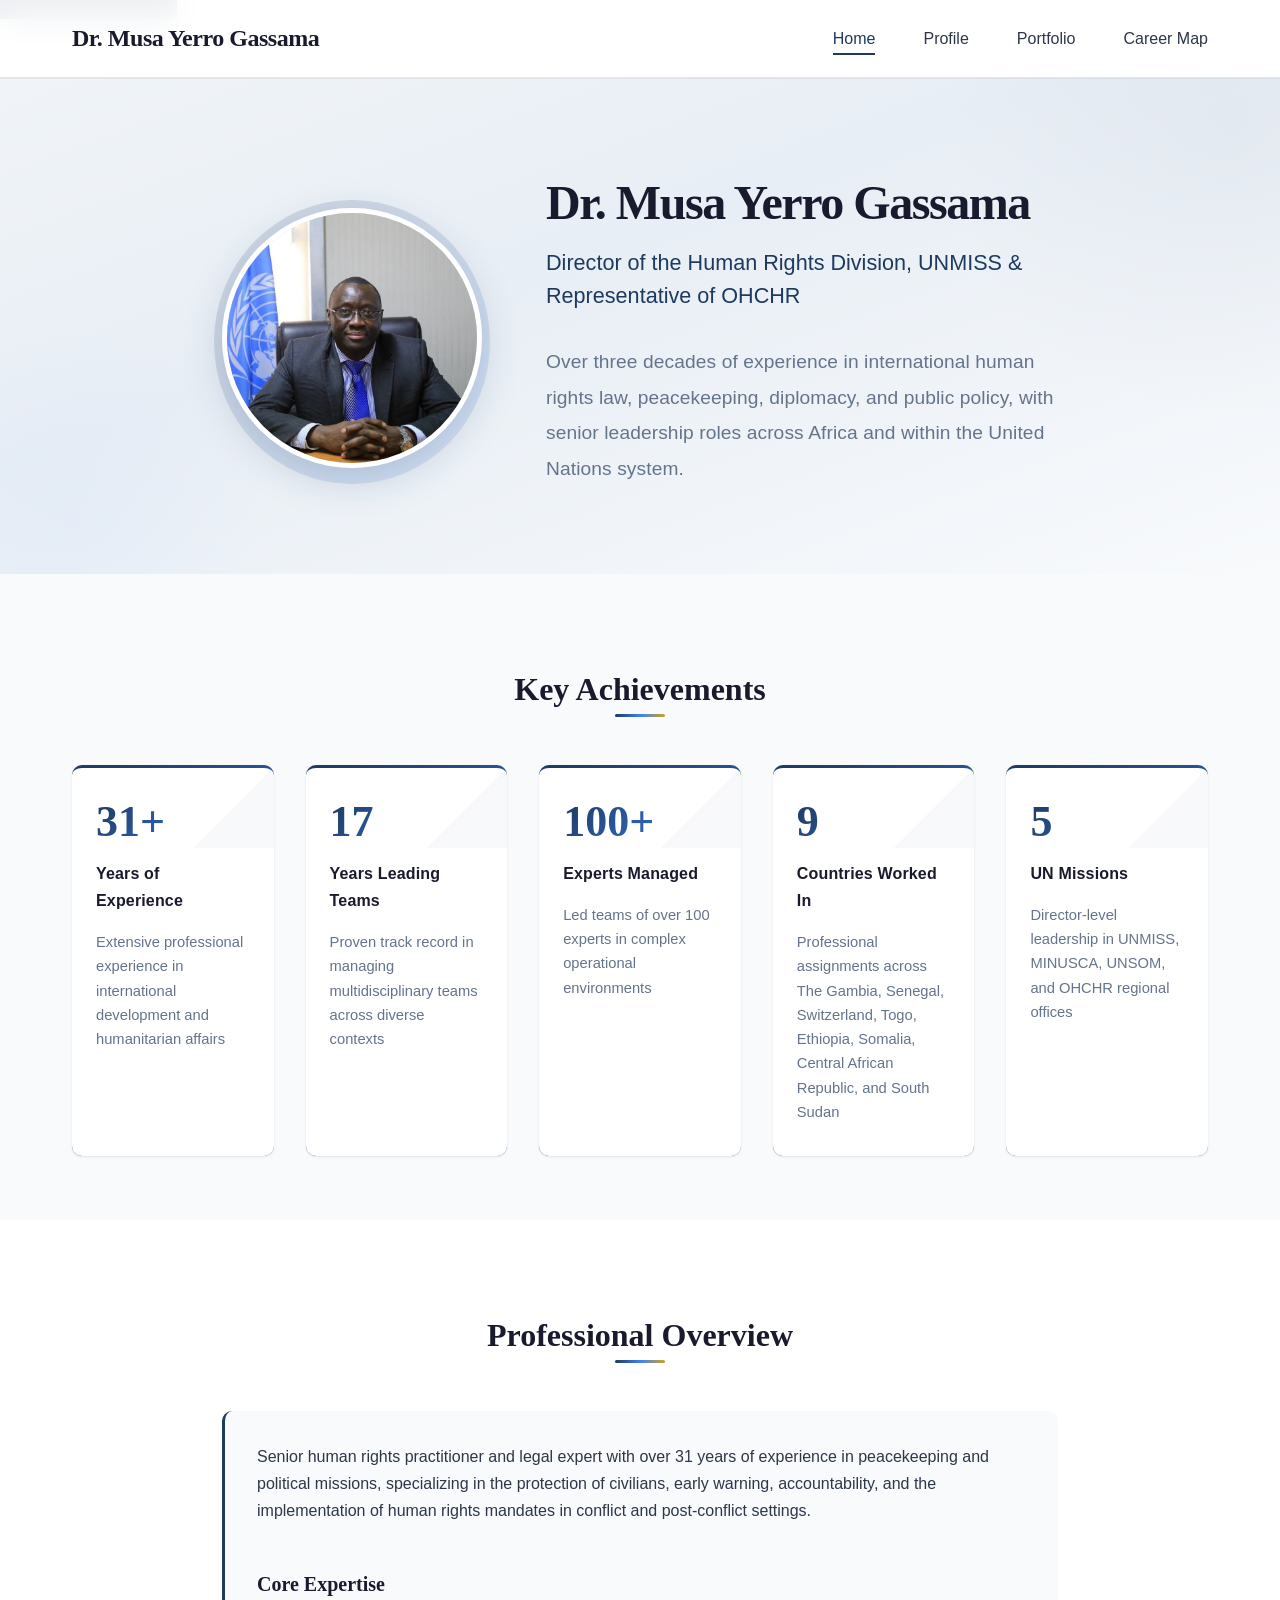
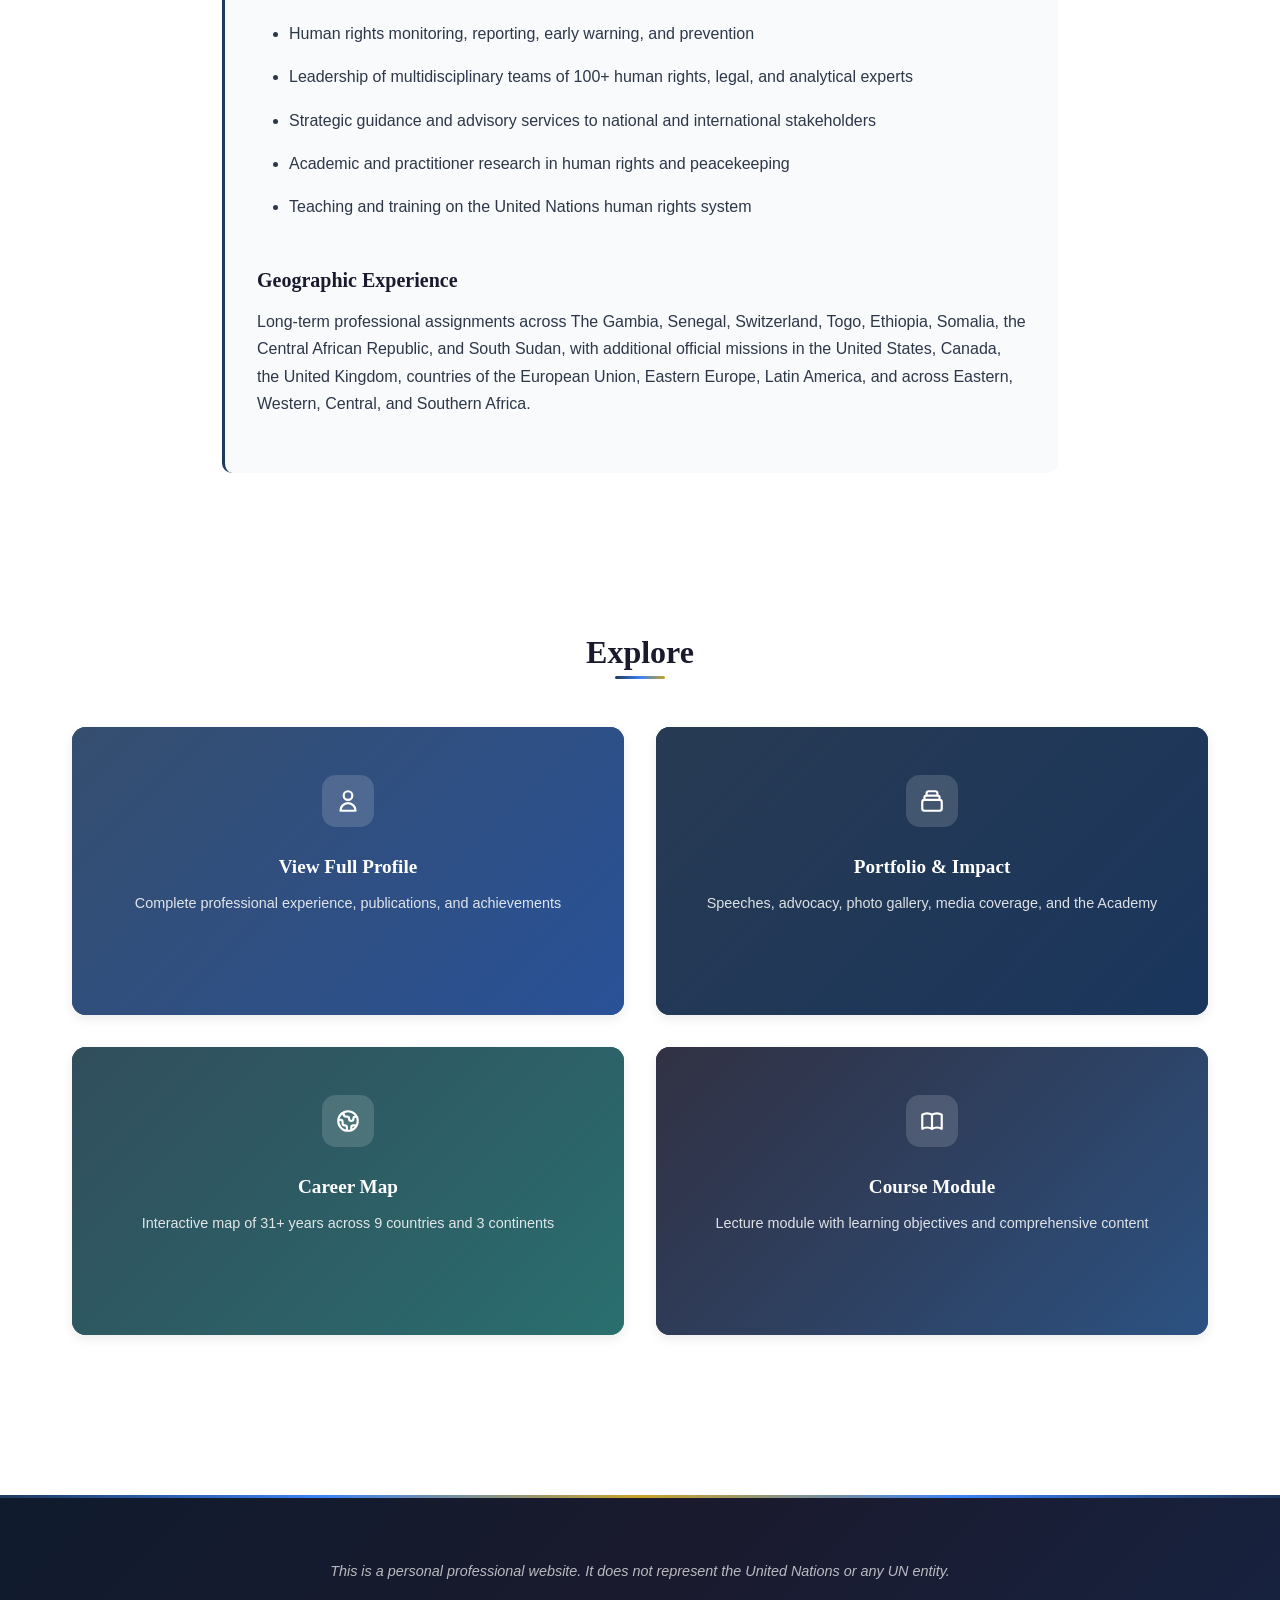
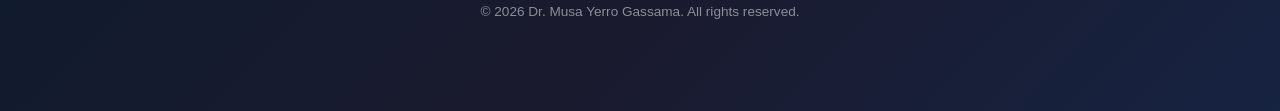
<file: index.html>
<!DOCTYPE html>
<html lang="en">
<head>
    <meta charset="UTF-8">
    <meta name="viewport" content="width=device-width, initial-scale=1.0">
    <meta name="description" content="Professional website of Dr. Musa Yerro Gassama - Senior expert in international development and humanitarian affairs with 31+ years of experience">
    <meta name="robots" content="index, follow">
    <link rel="canonical" href="https://amagassama26-glitch.github.io/musa-gassama-website/">
    
    <meta property="og:title" content="Dr. Musa Yerro Gassama - Professional Profile">
    <meta property="og:description" content="Senior expert in international development and humanitarian affairs">
    <meta property="og:type" content="website">
    
    <title>Dr. Musa Yerro Gassama | Professional Profile</title>
    <link rel="stylesheet" href="styles.css">
</head>
<body>
    <a href="#main-content" class="skip-link">Skip to main content</a>
    
    <header class="site-header">
        <div class="container">
            <div class="header-content">
                <h1 class="site-title">Dr. Musa Yerro Gassama</h1>
                <nav class="main-nav" aria-label="Main navigation">
                    <button class="menu-toggle" aria-label="Toggle menu" aria-expanded="false">
                        <span></span>
                        <span></span>
                        <span></span>
                    </button>
                    <ul class="nav-list">
                        <li><a href="index.html" class="active">Home</a></li>
                        <li><a href="profile.html">Profile</a></li>
                        <li><a href="portfolio.html">Portfolio</a></li>
                        <li><a href="career-map.html">Career Map</a></li>
                    </ul>
                </nav>
            </div>
        </div>
    </header>

    <main id="main-content">
        <section class="hero">
            <div class="container-narrow">
                <div class="hero-content">
                    <div class="hero-image">
                        <img src="musa-gasama.jpg" alt="Dr. Musa Yerro Gassama" width="260" height="260">
                    </div>
                    <div class="hero-text">
                        <h1>Dr. Musa Yerro Gassama</h1>
                        <p class="subtitle">Director of the Human Rights Division, UNMISS & Representative of OHCHR</p>
                        <p class="lead">Over three decades of experience in international human rights law, peacekeeping, diplomacy, and public policy, with senior leadership roles across Africa and within the United Nations system.</p>
                    </div>
                </div>
            </div>
        </section>

        <section class="achievements">
            <div class="container">
                <h2 class="section-title reveal">Key Achievements</h2>
                <div class="achievements-grid">
                    <div class="achievement-card reveal stagger-1">
                        <div class="number" data-counter="31" data-suffix="+">0</div>
                        <div class="label">Years of Experience</div>
                        <div class="description">Extensive professional experience in international development and humanitarian affairs</div>
                    </div>
                    <div class="achievement-card reveal stagger-2">
                        <div class="number" data-counter="17" data-suffix="">0</div>
                        <div class="label">Years Leading Teams</div>
                        <div class="description">Proven track record in managing multidisciplinary teams across diverse contexts</div>
                    </div>
                    <div class="achievement-card reveal stagger-3">
                        <div class="number" data-counter="100" data-suffix="+">0</div>
                        <div class="label">Experts Managed</div>
                        <div class="description">Led teams of over 100 experts in complex operational environments</div>
                    </div>
                    <div class="achievement-card reveal stagger-4">
                        <div class="number" data-counter="9" data-suffix="">0</div>
                        <div class="label">Countries Worked In</div>
                        <div class="description">Professional assignments across The Gambia, Senegal, Switzerland, Togo, Ethiopia, Somalia, Central African Republic, and South Sudan</div>
                    </div>
                    <div class="achievement-card reveal stagger-5">
                        <div class="number" data-counter="5" data-suffix="">0</div>
                        <div class="label">UN Missions</div>
                        <div class="description">Director-level leadership in UNMISS, MINUSCA, UNSOM, and OHCHR regional offices</div>
                    </div>
                </div>
            </div>
        </section>

        <section class="experience-section">
            <div class="container-narrow">
                <h2 class="section-title reveal">Professional Overview</h2>
                <div class="timeline-content reveal" style="margin-top: var(--space-lg);">
                    <p>Senior human rights practitioner and legal expert with over 31 years of experience in peacekeeping and political missions, specializing in the protection of civilians, early warning, accountability, and the implementation of human rights mandates in conflict and post-conflict settings.</p>
                    
                    <h4 style="margin-top: var(--space-xl);">Core Expertise</h4>
                    <ul>
                        <li>Human rights monitoring, reporting, early warning, and prevention</li>
                        <li>Leadership of multidisciplinary teams of 100+ human rights, legal, and analytical experts</li>
                        <li>Strategic guidance and advisory services to national and international stakeholders</li>
                        <li>Academic and practitioner research in human rights and peacekeeping</li>
                        <li>Teaching and training on the United Nations human rights system</li>
                    </ul>

                    <h4 style="margin-top: var(--space-xl);">Geographic Experience</h4>
                    <p>Long-term professional assignments across The Gambia, Senegal, Switzerland, Togo, Ethiopia, Somalia, the Central African Republic, and South Sudan, with additional official missions in the United States, Canada, the United Kingdom, countries of the European Union, Eastern Europe, Latin America, and across Eastern, Western, Central, and Southern Africa.</p>
                </div>
            </div>
        </section>

        <section class="achievements" style="background: var(--color-bg);">
            <div class="container">
                <h2 class="section-title reveal">Explore</h2>
                <div class="explore-grid">
                    <a href="profile.html" class="explore-card explore-card--profile reveal stagger-1">
                        <div class="explore-card-icon">
                            <svg xmlns="http://www.w3.org/2000/svg" fill="none" viewBox="0 0 24 24" stroke="currentColor" stroke-width="2"><path stroke-linecap="round" stroke-linejoin="round" d="M16 7a4 4 0 11-8 0 4 4 0 018 0zM12 14a7 7 0 00-7 7h14a7 7 0 00-7-7z"/></svg>
                        </div>
                        <span class="explore-card-title">View Full Profile</span>
                        <span class="explore-card-desc">Complete professional experience, publications, and achievements</span>
                        <span class="explore-card-arrow">
                            <svg xmlns="http://www.w3.org/2000/svg" width="20" height="20" fill="none" viewBox="0 0 24 24" stroke="currentColor" stroke-width="2"><path stroke-linecap="round" stroke-linejoin="round" d="M17 8l4 4m0 0l-4 4m4-4H3"/></svg>
                        </span>
                    </a>
                    <a href="portfolio.html" class="explore-card explore-card--portfolio reveal stagger-2">
                        <div class="explore-card-icon">
                            <svg xmlns="http://www.w3.org/2000/svg" fill="none" viewBox="0 0 24 24" stroke="currentColor" stroke-width="2"><path stroke-linecap="round" stroke-linejoin="round" d="M19 11H5m14 0a2 2 0 012 2v6a2 2 0 01-2 2H5a2 2 0 01-2-2v-6a2 2 0 012-2m14 0V9a2 2 0 00-2-2M5 11V9a2 2 0 012-2m0 0V5a2 2 0 012-2h6a2 2 0 012 2v2M7 7h10"/></svg>
                        </div>
                        <span class="explore-card-title">Portfolio & Impact</span>
                        <span class="explore-card-desc">Speeches, advocacy, photo gallery, media coverage, and the Academy</span>
                        <span class="explore-card-arrow">
                            <svg xmlns="http://www.w3.org/2000/svg" width="20" height="20" fill="none" viewBox="0 0 24 24" stroke="currentColor" stroke-width="2"><path stroke-linecap="round" stroke-linejoin="round" d="M17 8l4 4m0 0l-4 4m4-4H3"/></svg>
                        </span>
                    </a>
                    <a href="career-map.html" class="explore-card explore-card--map reveal stagger-3">
                        <div class="explore-card-icon">
                            <svg xmlns="http://www.w3.org/2000/svg" fill="none" viewBox="0 0 24 24" stroke="currentColor" stroke-width="2"><path stroke-linecap="round" stroke-linejoin="round" d="M3.055 11H5a2 2 0 012 2v1a2 2 0 002 2 2 2 0 012 2v2.945M8 3.935V5.5A2.5 2.5 0 0010.5 8h.5a2 2 0 012 2 2 2 0 104 0 2 2 0 012-2h1.064M15 20.488V18a2 2 0 012-2h3.064M21 12a9 9 0 11-18 0 9 9 0 0118 0z"/></svg>
                        </div>
                        <span class="explore-card-title">Career Map</span>
                        <span class="explore-card-desc">Interactive map of 31+ years across 9 countries and 3 continents</span>
                        <span class="explore-card-arrow">
                            <svg xmlns="http://www.w3.org/2000/svg" width="20" height="20" fill="none" viewBox="0 0 24 24" stroke="currentColor" stroke-width="2"><path stroke-linecap="round" stroke-linejoin="round" d="M17 8l4 4m0 0l-4 4m4-4H3"/></svg>
                        </span>
                    </a>
                    <a href="module.html" class="explore-card explore-card--course reveal stagger-4">
                        <div class="explore-card-icon">
                            <svg xmlns="http://www.w3.org/2000/svg" fill="none" viewBox="0 0 24 24" stroke="currentColor" stroke-width="2"><path stroke-linecap="round" stroke-linejoin="round" d="M12 6.253v13m0-13C10.832 5.477 9.246 5 7.5 5S4.168 5.477 3 6.253v13C4.168 18.477 5.754 18 7.5 18s3.332.477 4.5 1.253m0-13C13.168 5.477 14.754 5 16.5 5c1.747 0 3.332.477 4.5 1.253v13C19.832 18.477 18.247 18 16.5 18c-1.746 0-3.332.477-4.5 1.253"/></svg>
                        </div>
                        <span class="explore-card-title">Course Module</span>
                        <span class="explore-card-desc">Lecture module with learning objectives and comprehensive content</span>
                        <span class="explore-card-arrow">
                            <svg xmlns="http://www.w3.org/2000/svg" width="20" height="20" fill="none" viewBox="0 0 24 24" stroke="currentColor" stroke-width="2"><path stroke-linecap="round" stroke-linejoin="round" d="M17 8l4 4m0 0l-4 4m4-4H3"/></svg>
                        </span>
                    </a>
                </div>
            </div>
        </section>
    </main>

    <button class="back-to-top" aria-label="Back to top">
        <svg xmlns="http://www.w3.org/2000/svg" fill="none" viewBox="0 0 24 24" stroke="currentColor" stroke-width="2.5"><path stroke-linecap="round" stroke-linejoin="round" d="M5 15l7-7 7 7"/></svg>
    </button>

    <footer class="site-footer">
        <div class="container">
            <p class="disclaimer">This is a personal professional website. It does not represent the United Nations or any UN entity.</p>
            <p class="copyright">&copy; <span id="year"></span> Dr. Musa Yerro Gassama. All rights reserved.</p>
        </div>
    </footer>

    <script src="script.js"></script>
</body>
</html>
</file>
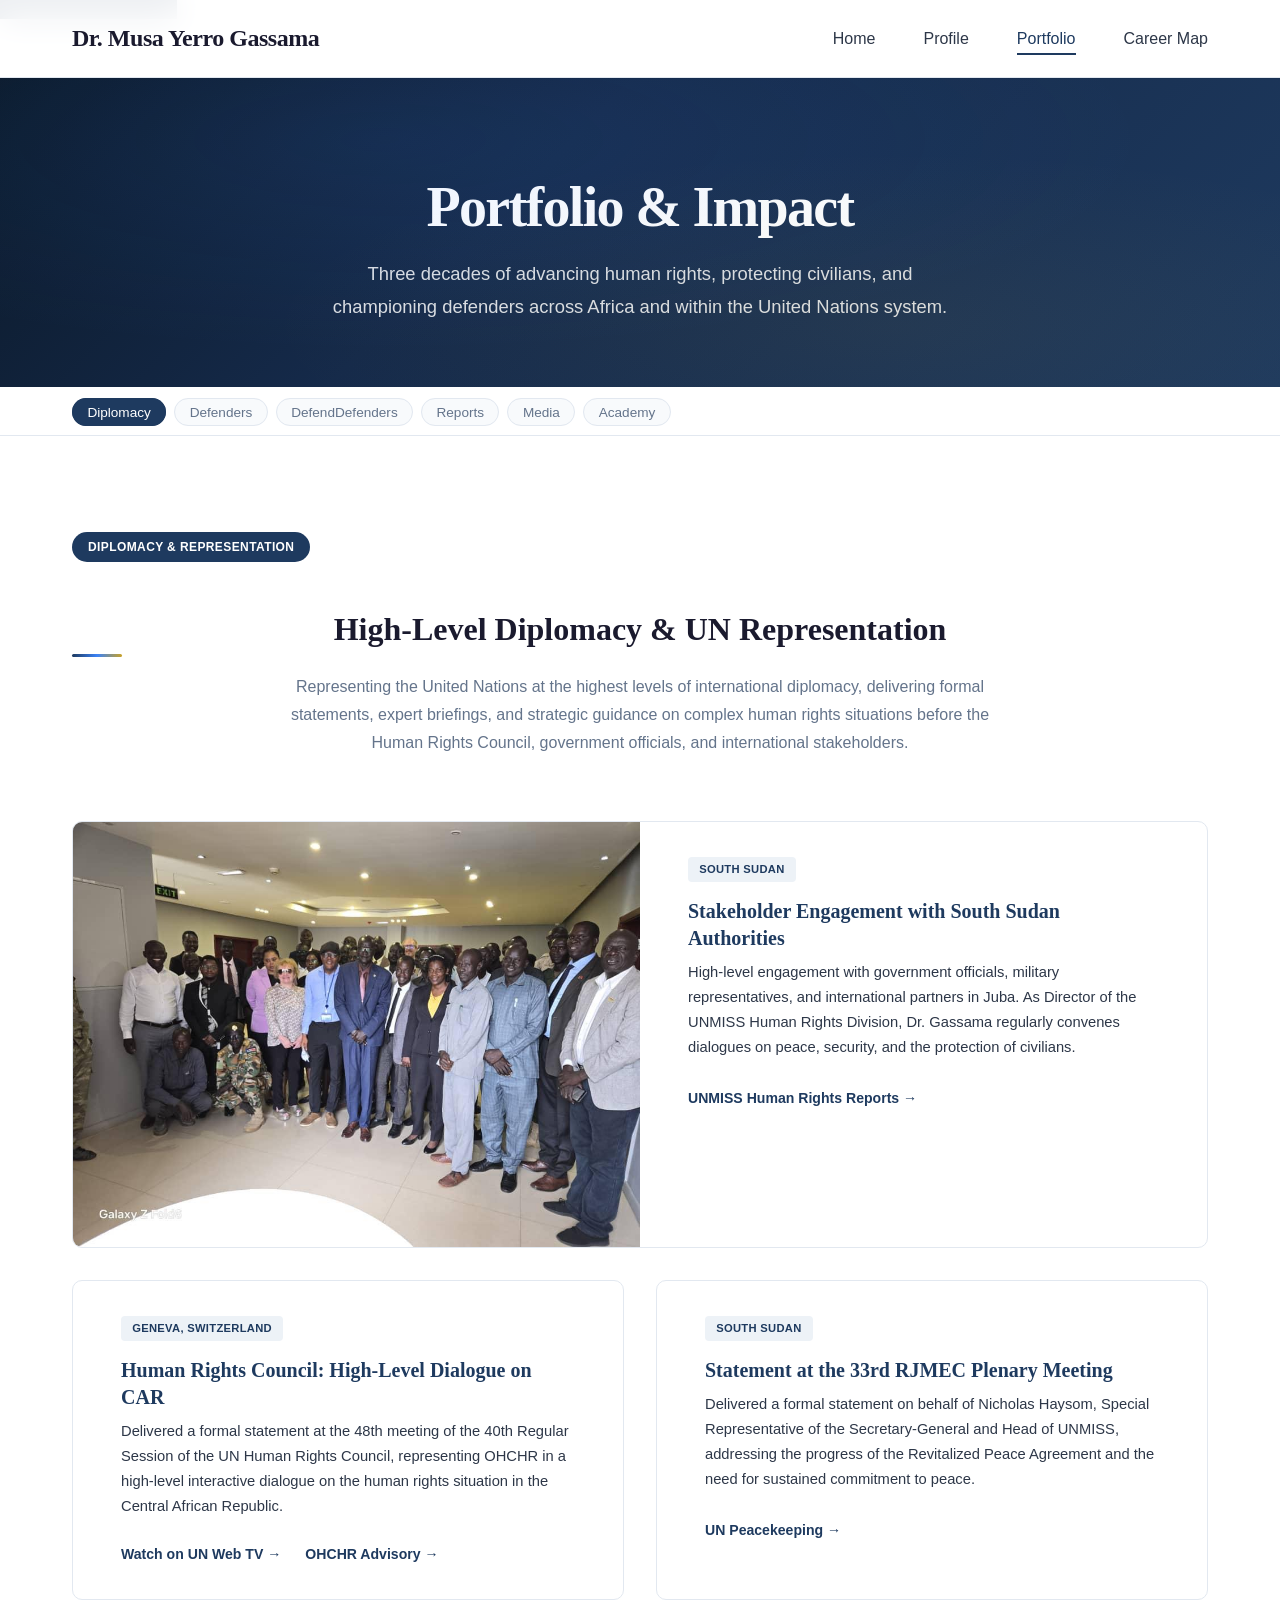
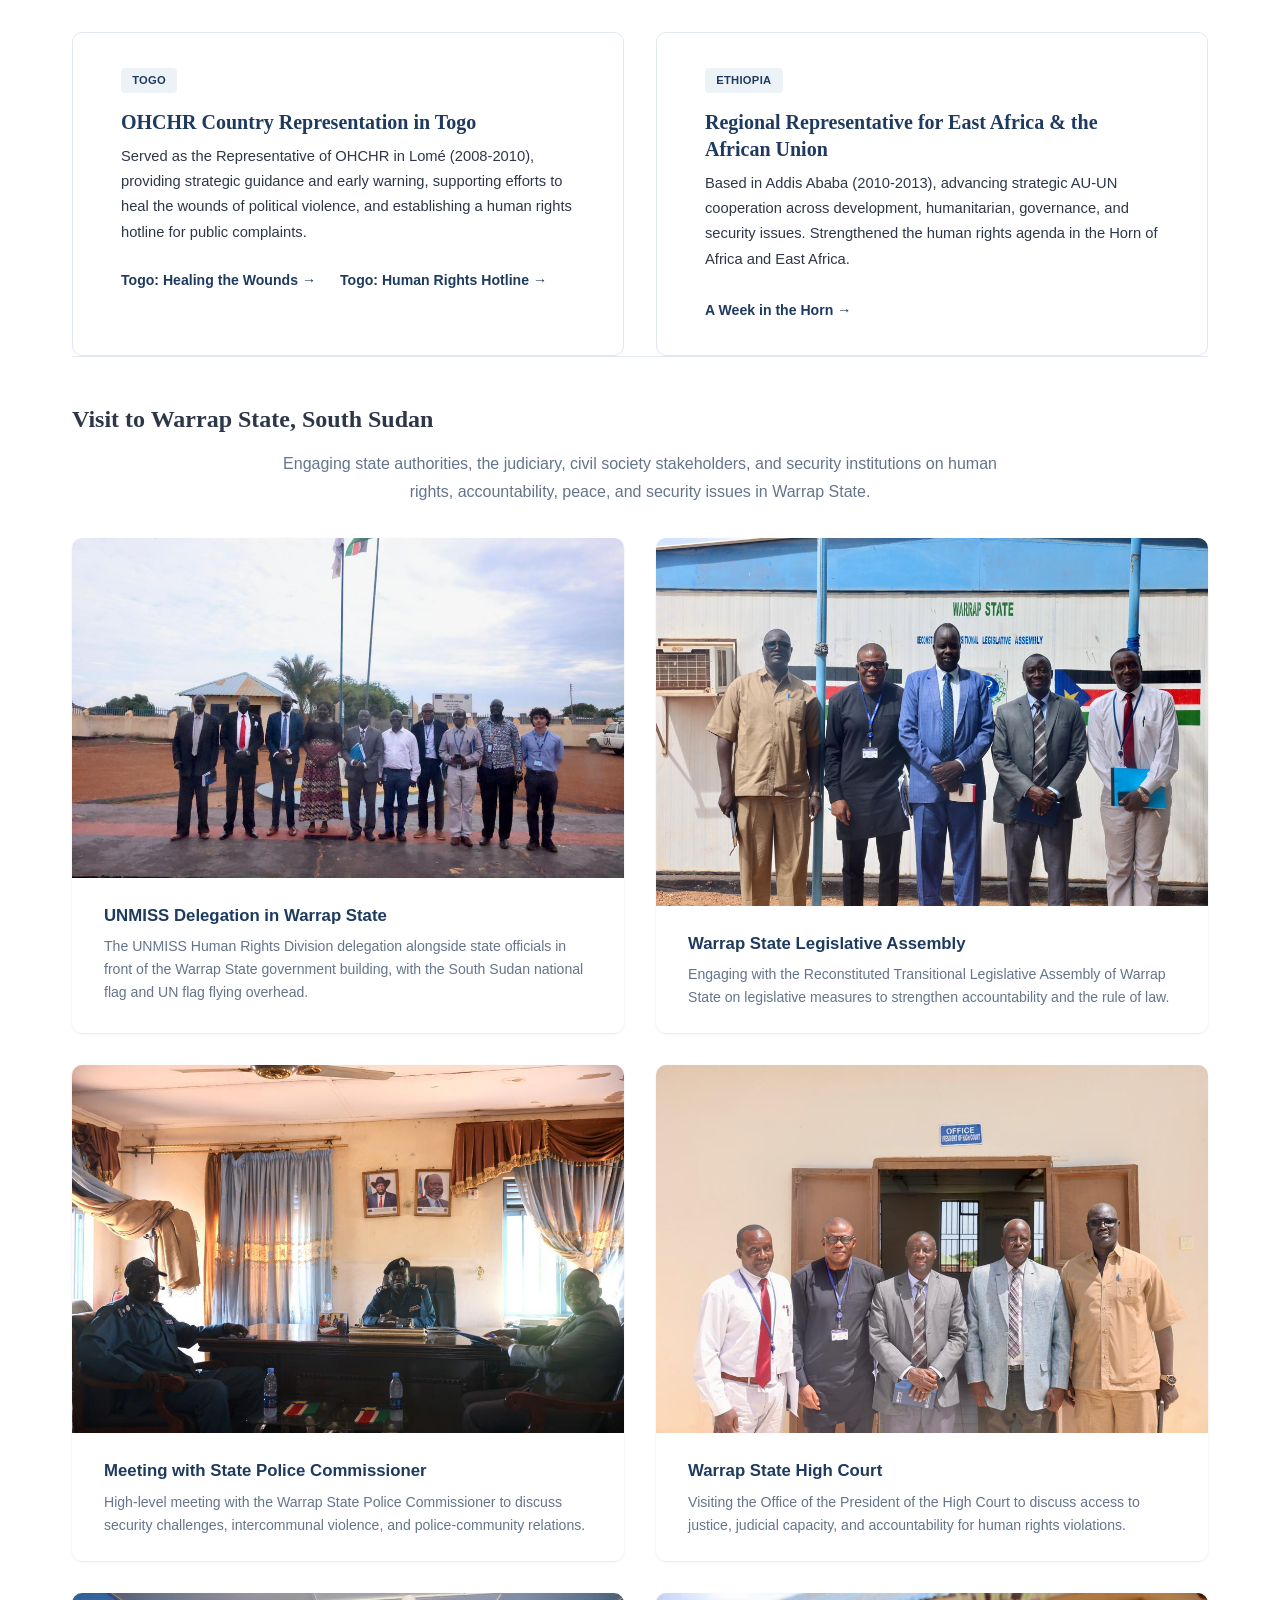
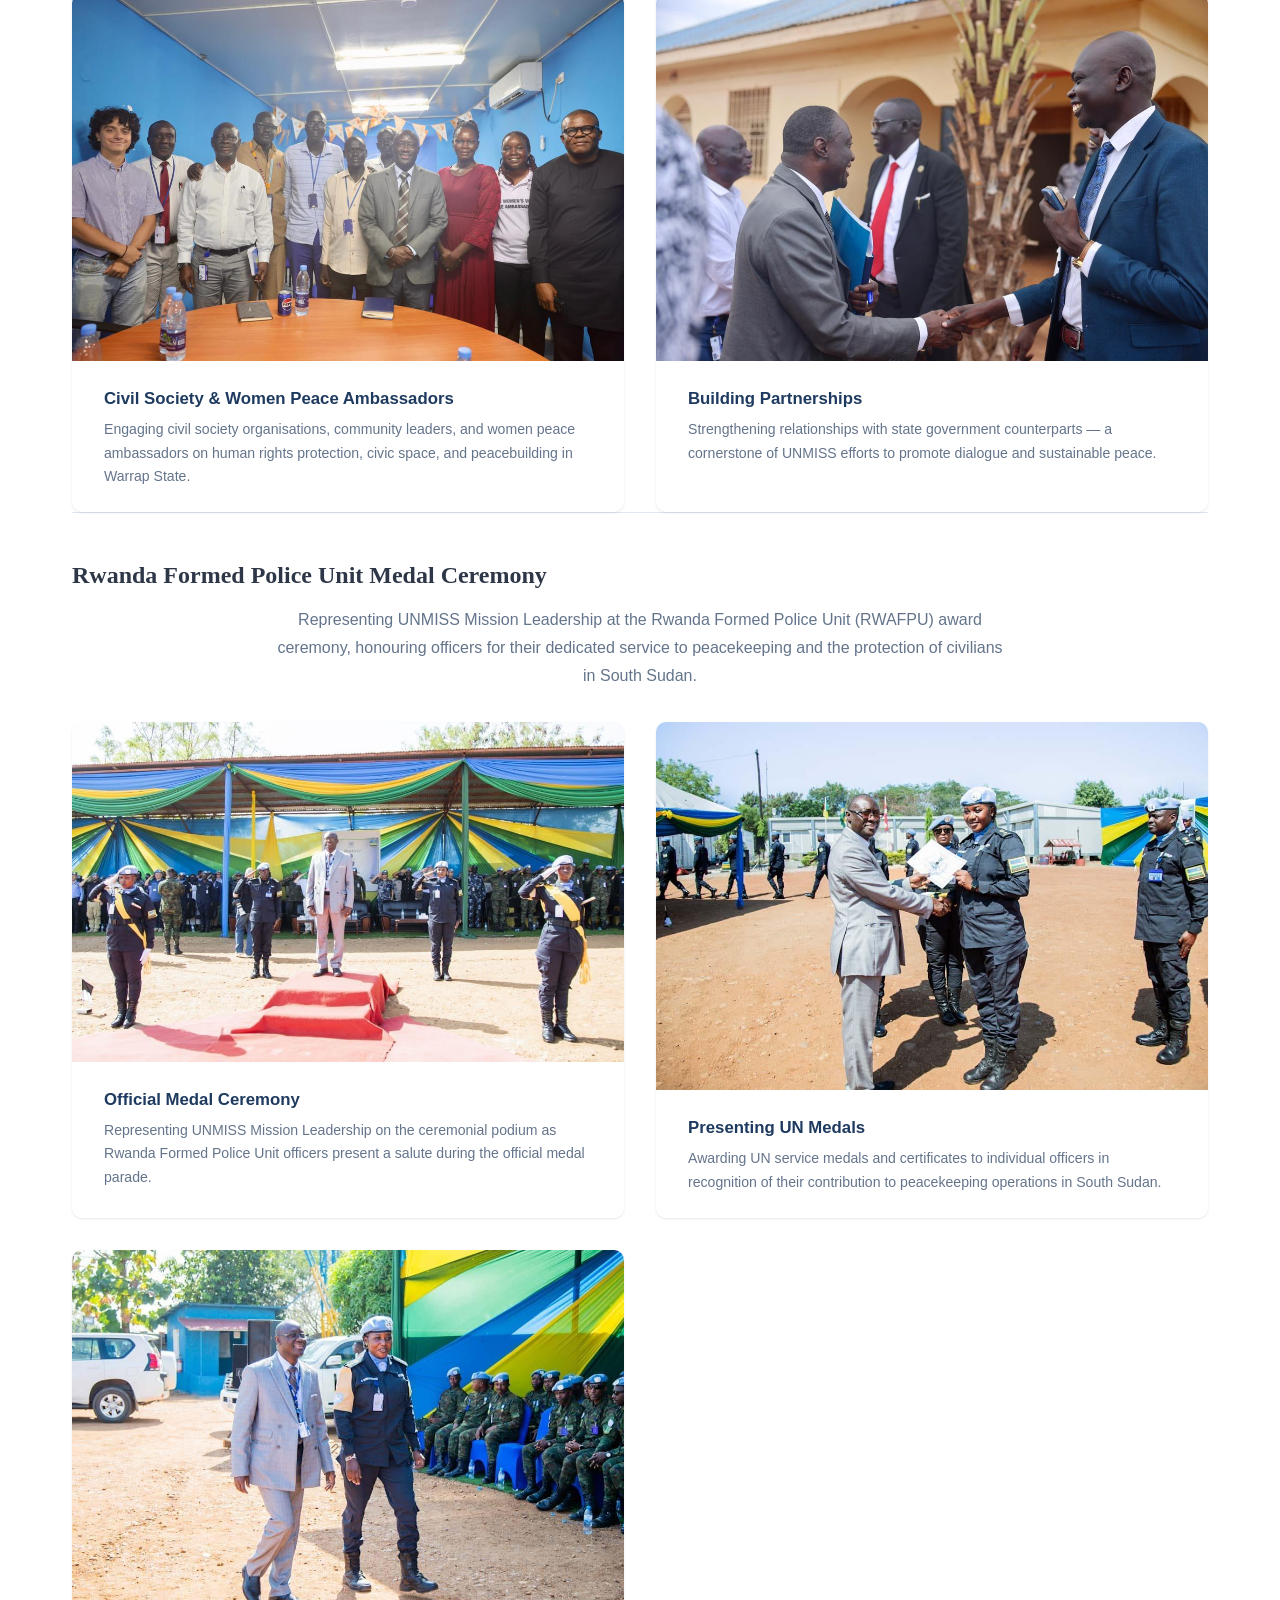
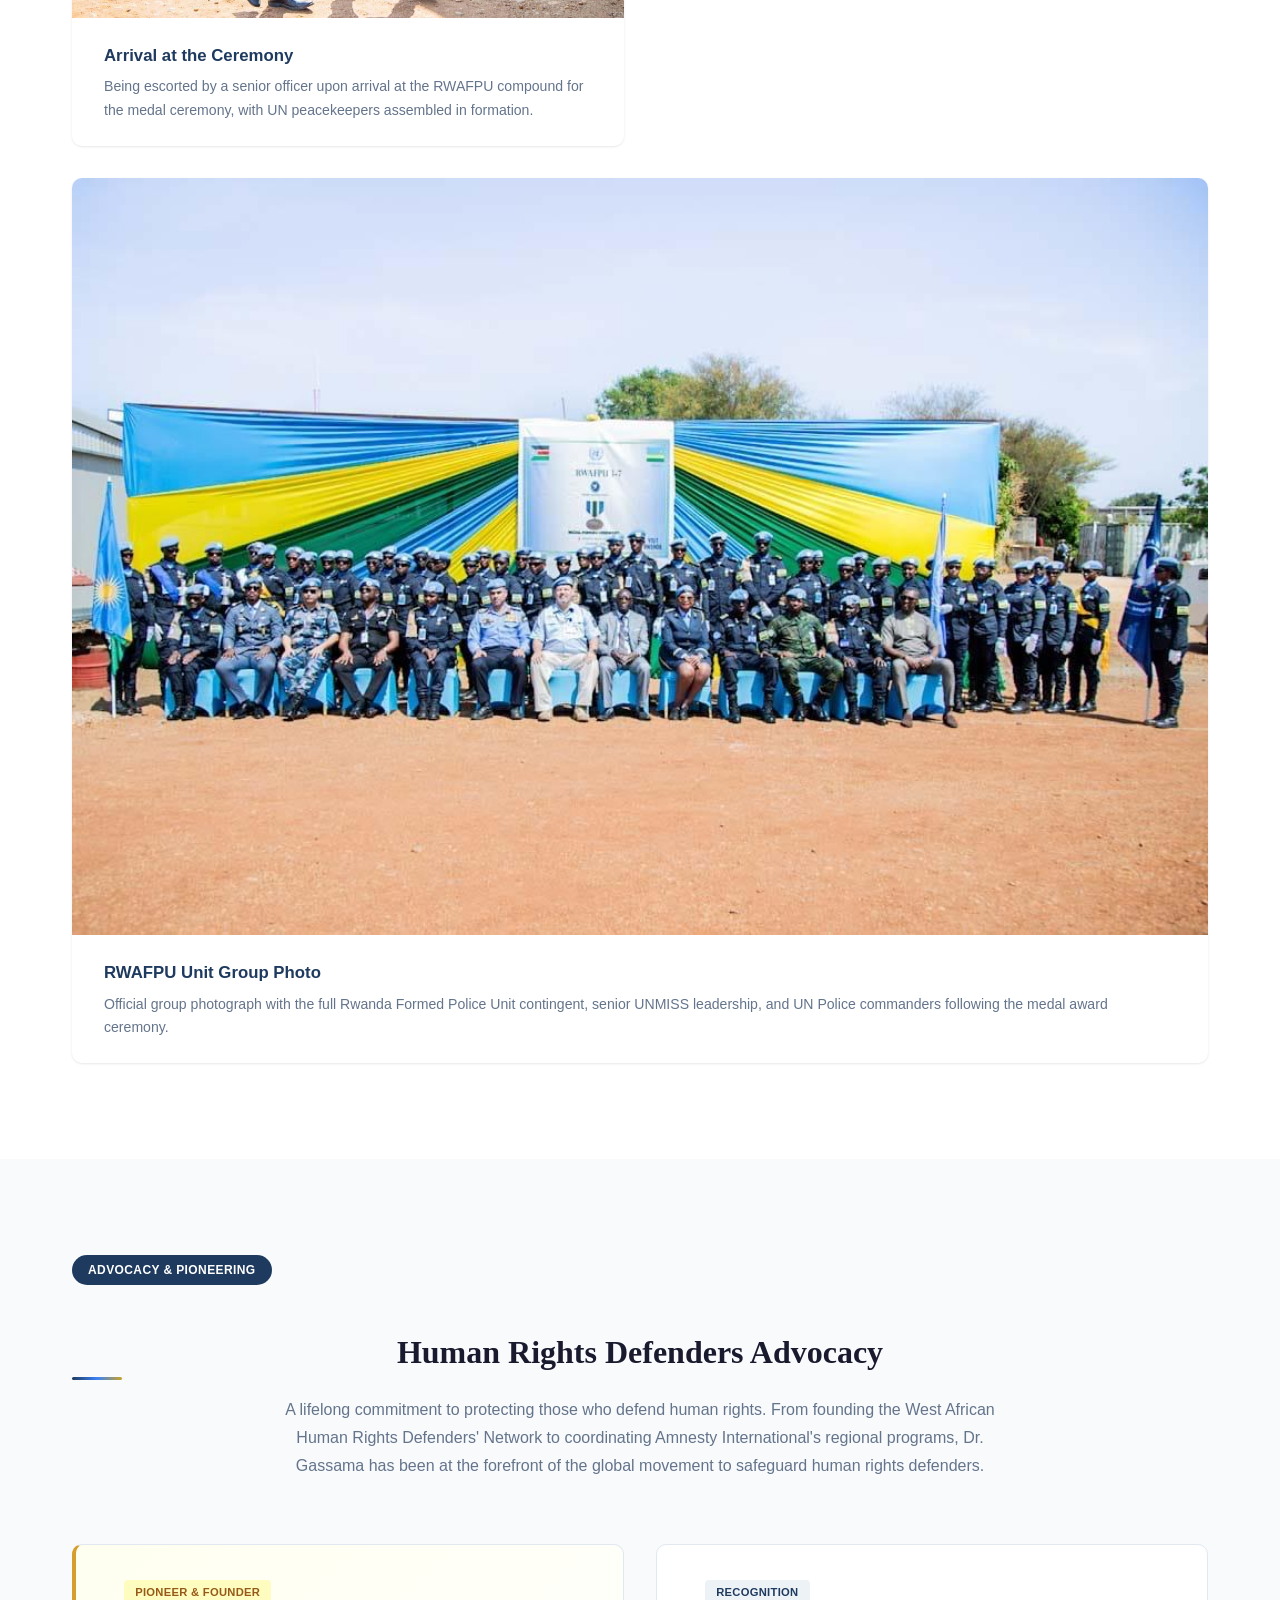
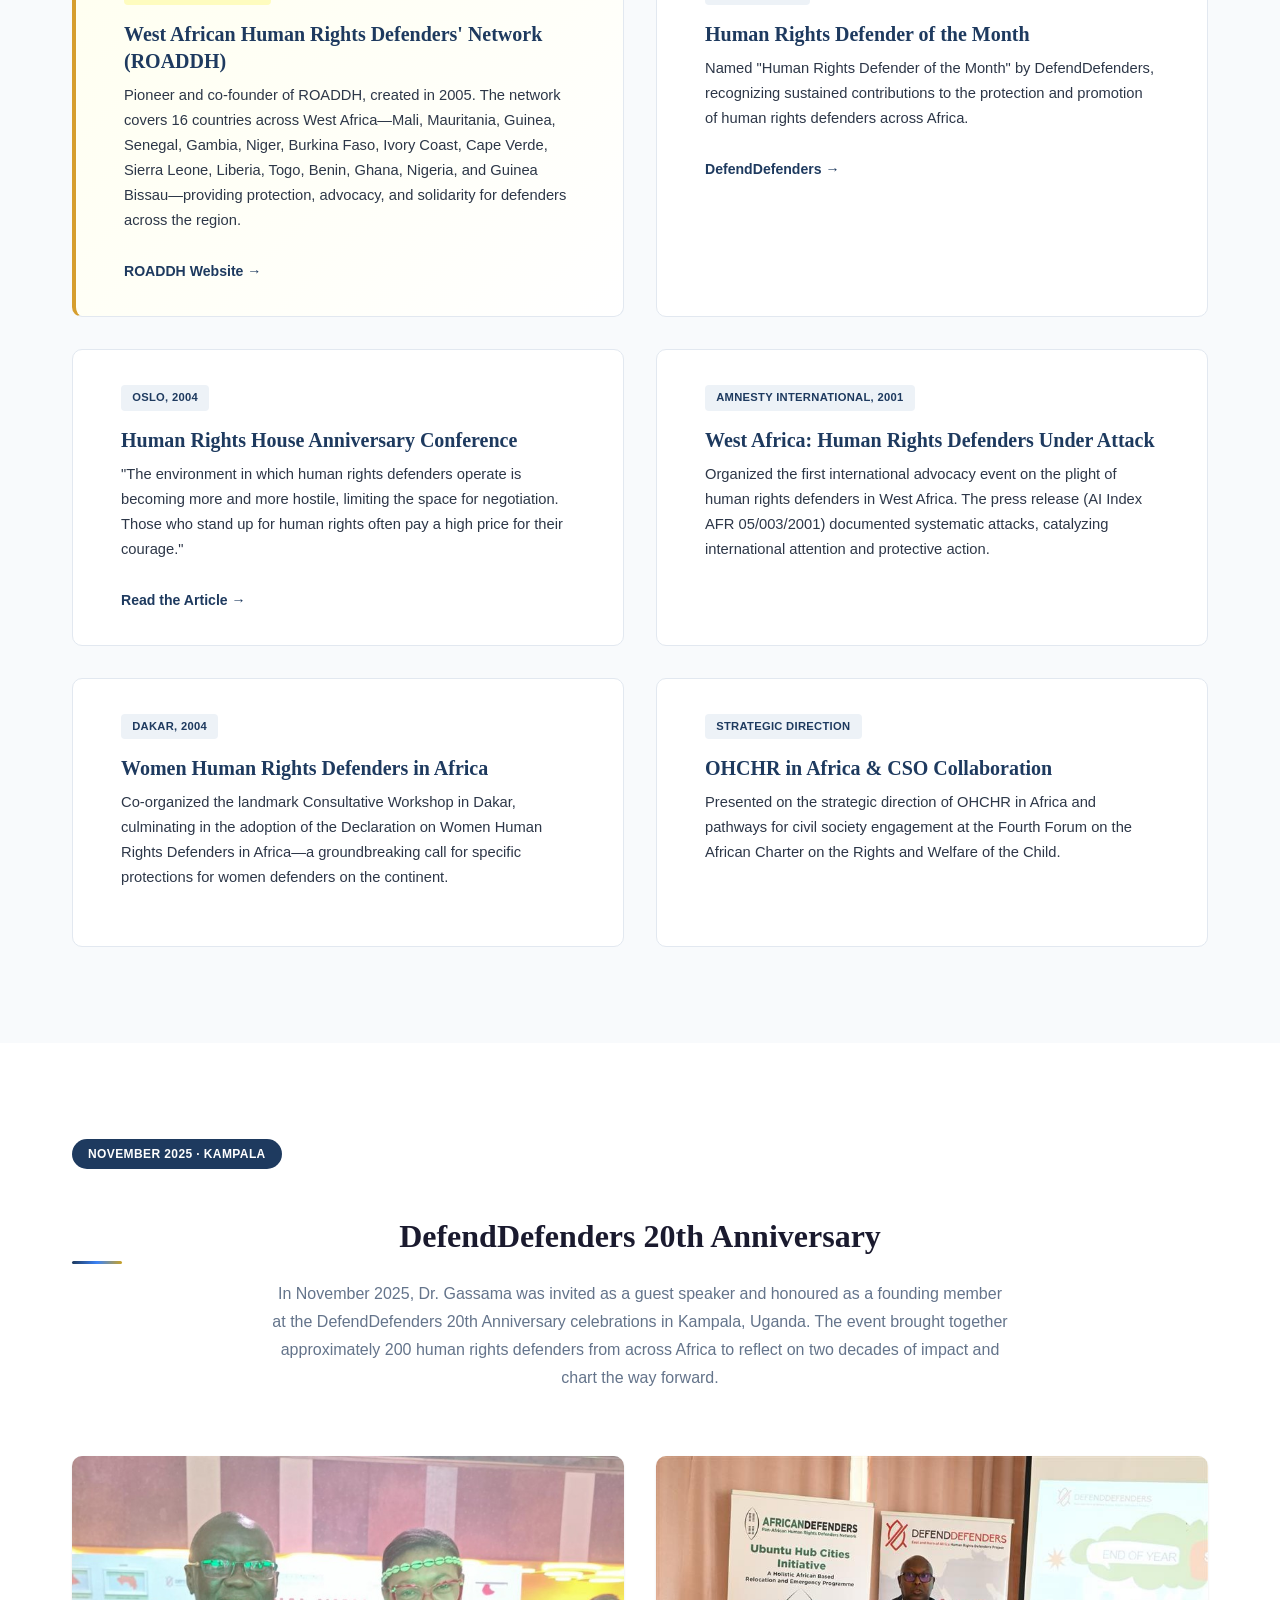
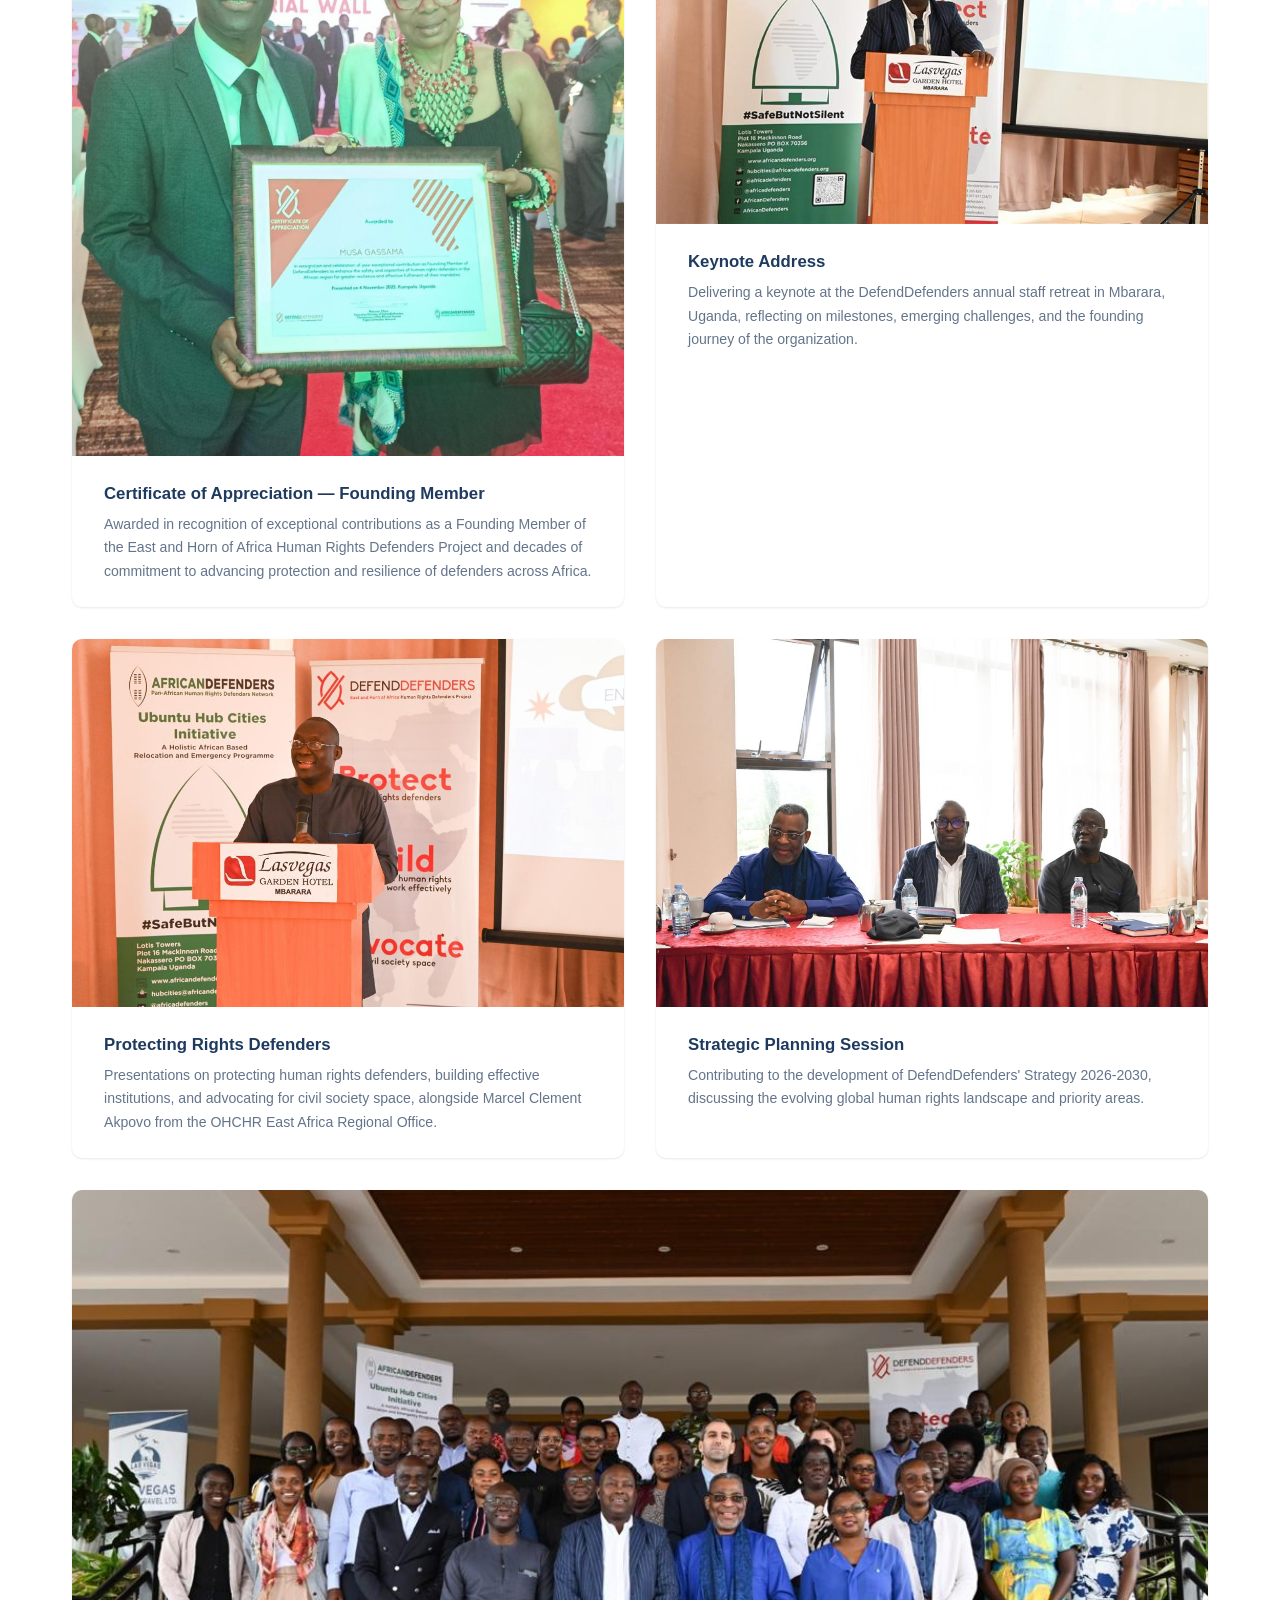
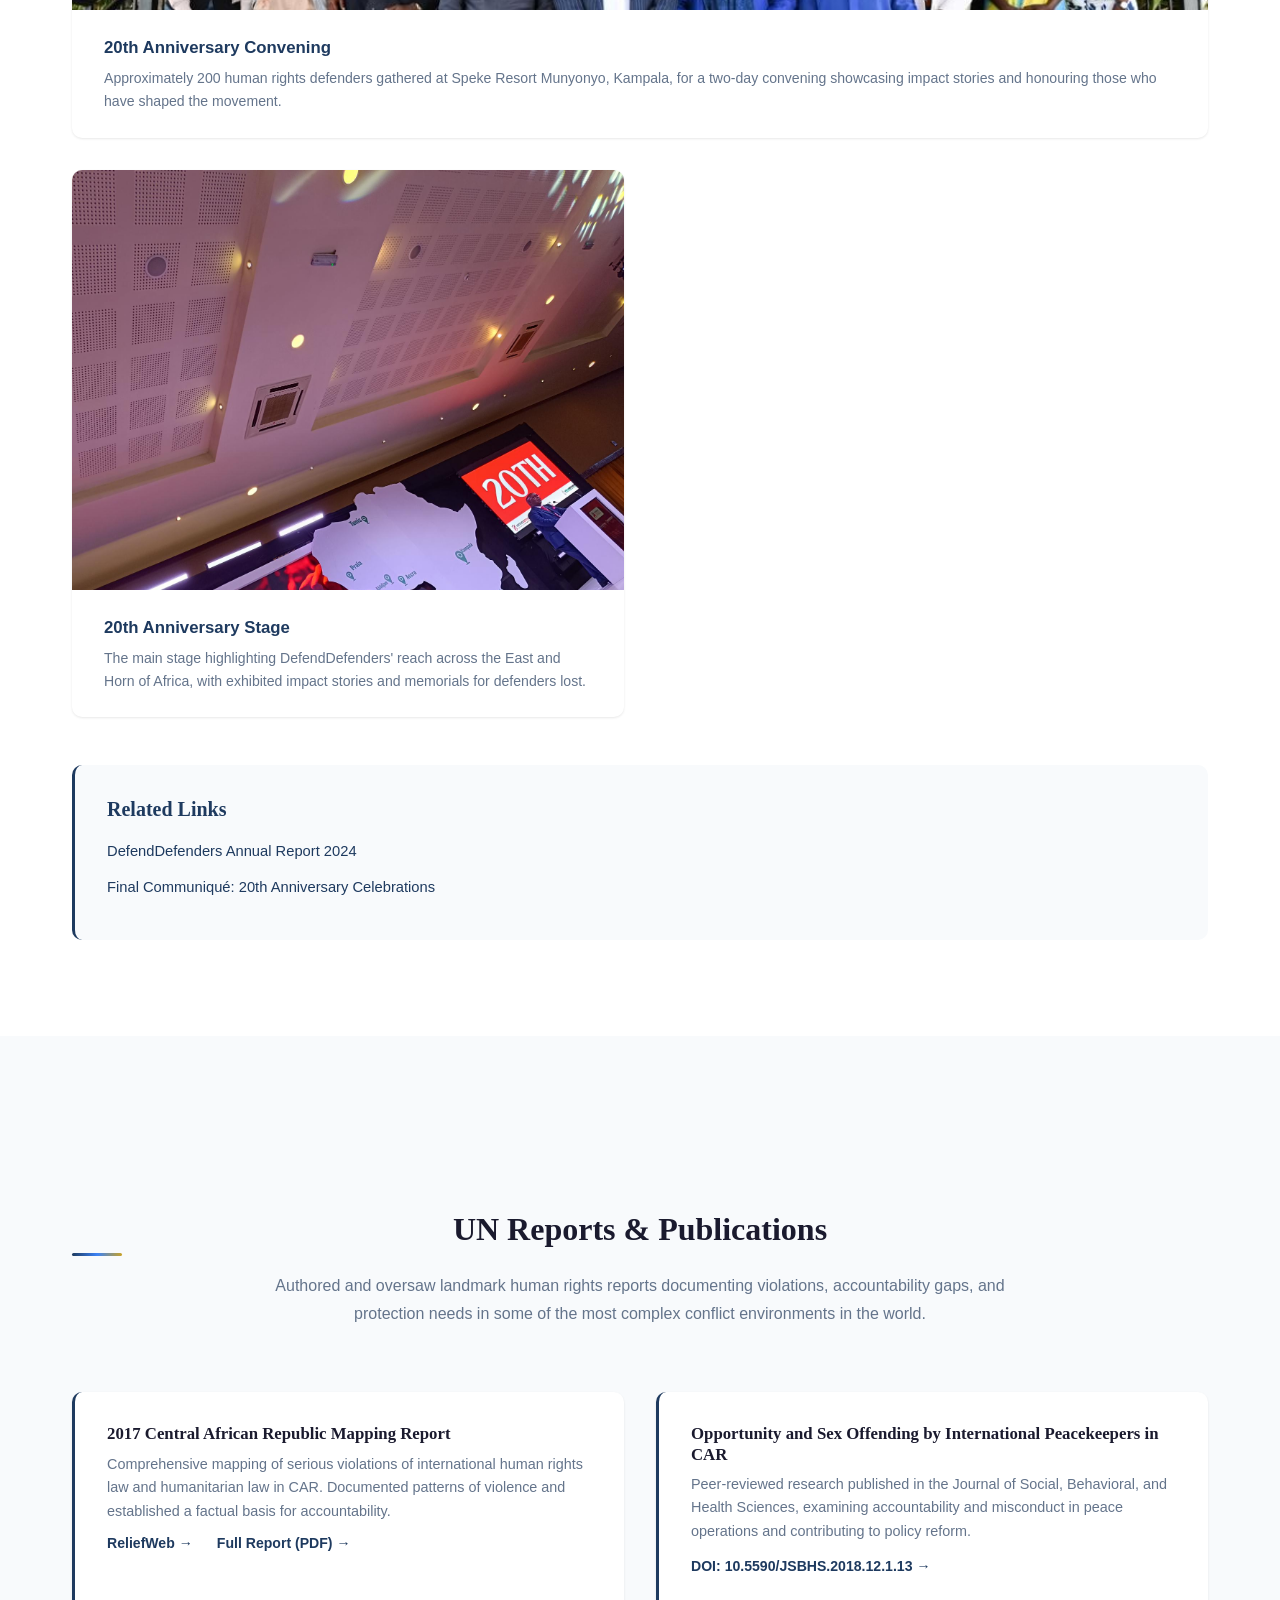
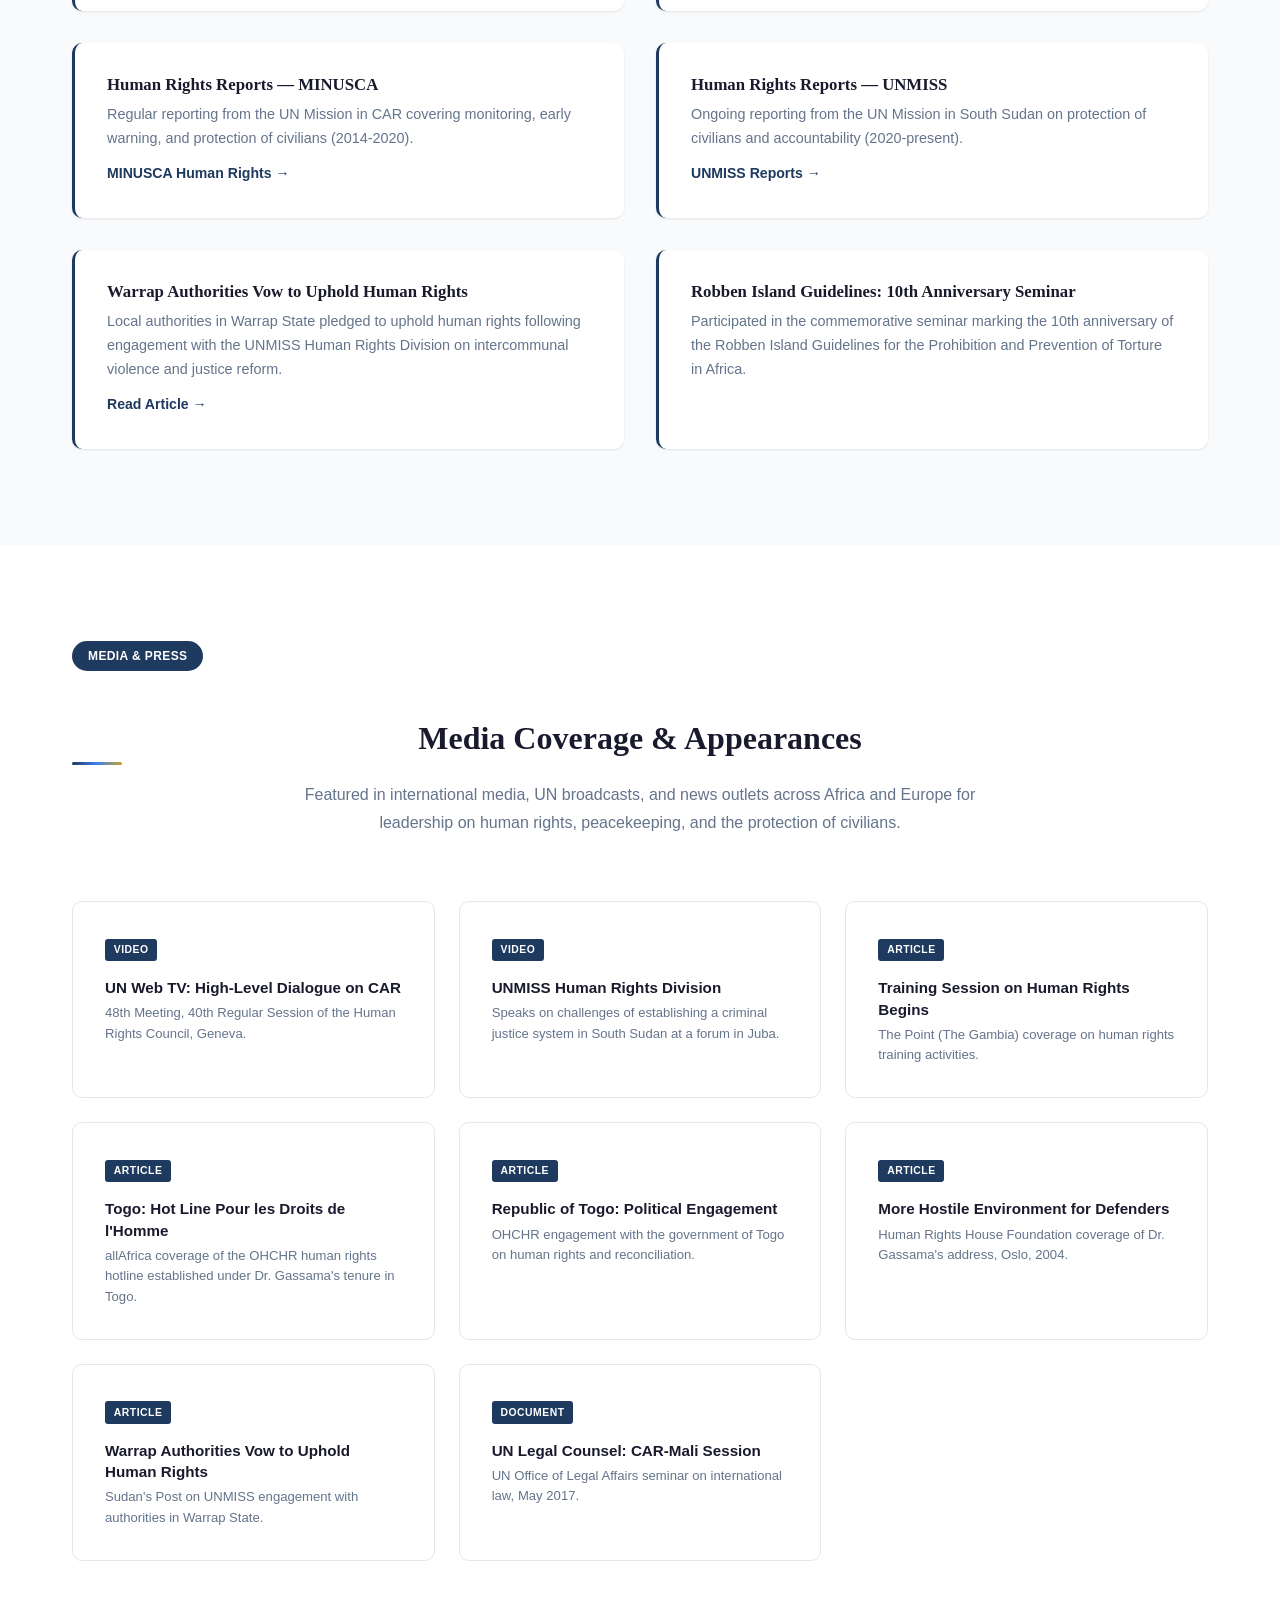
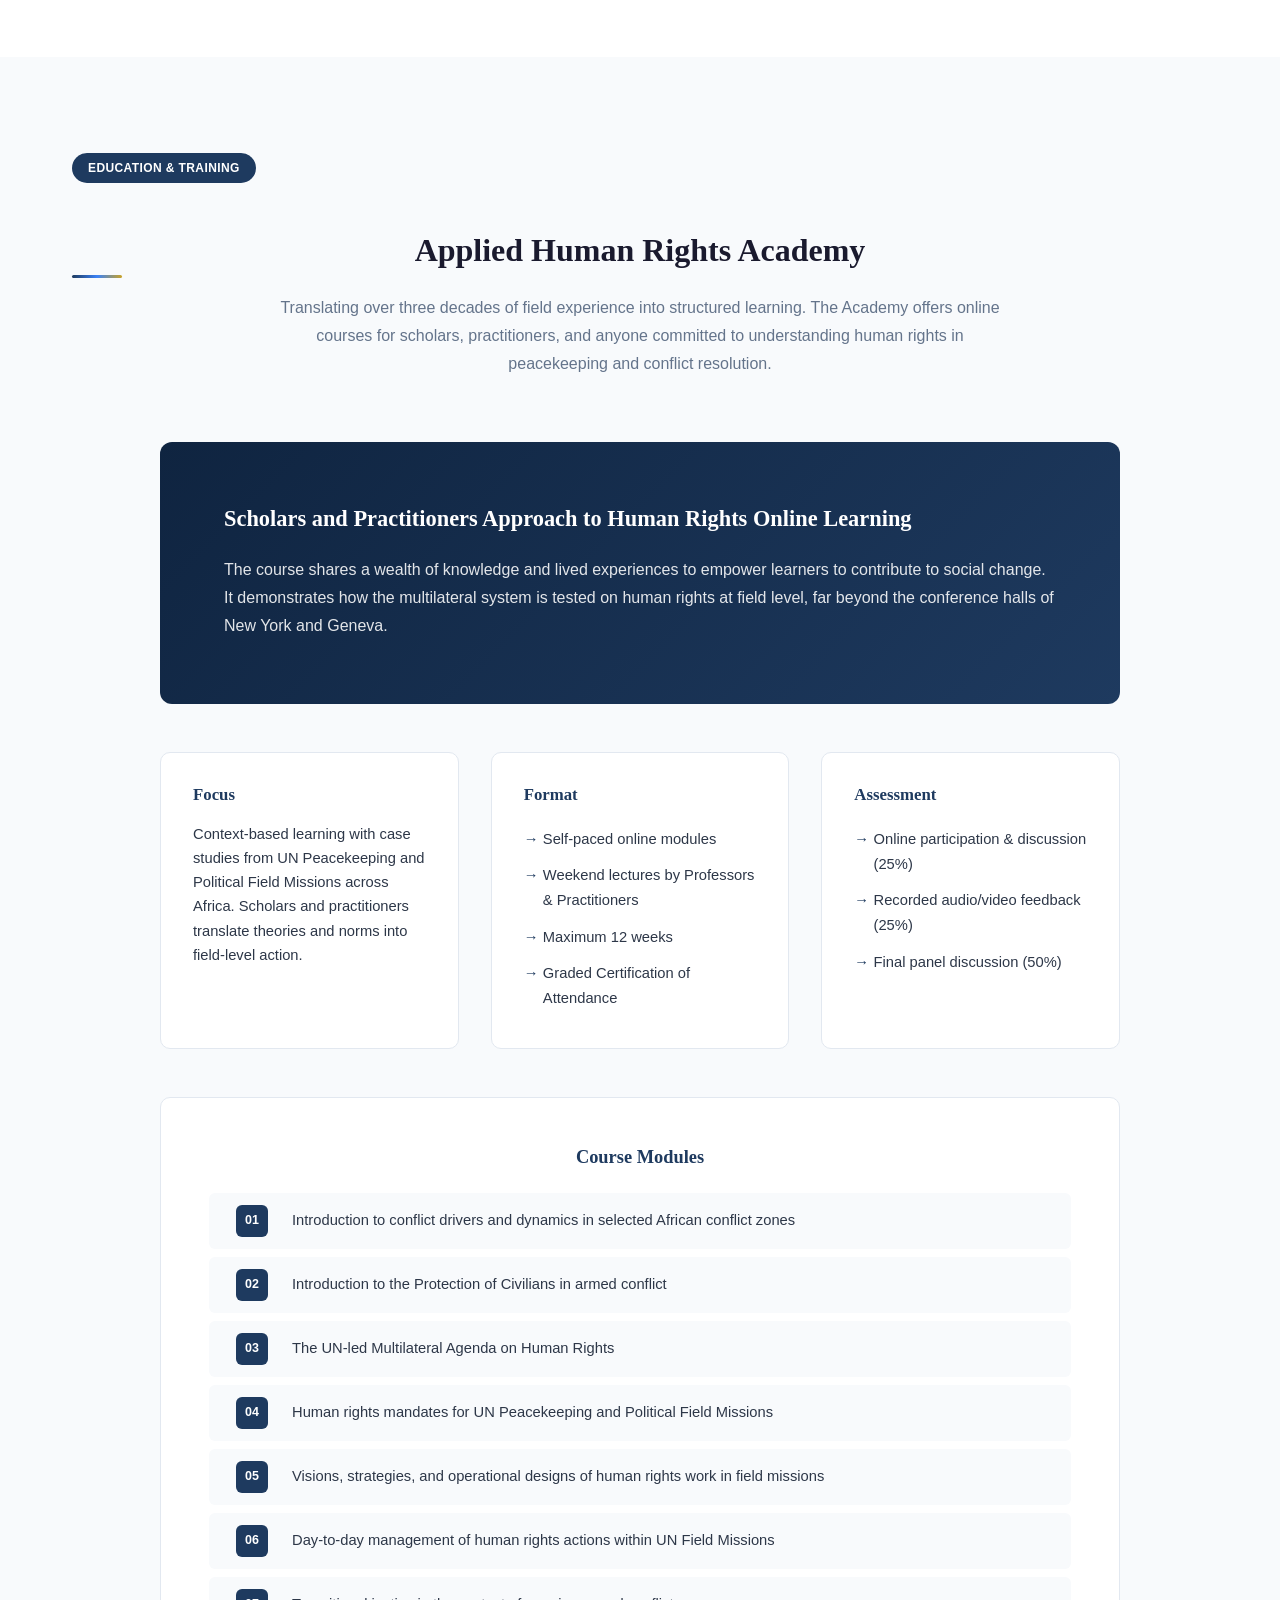
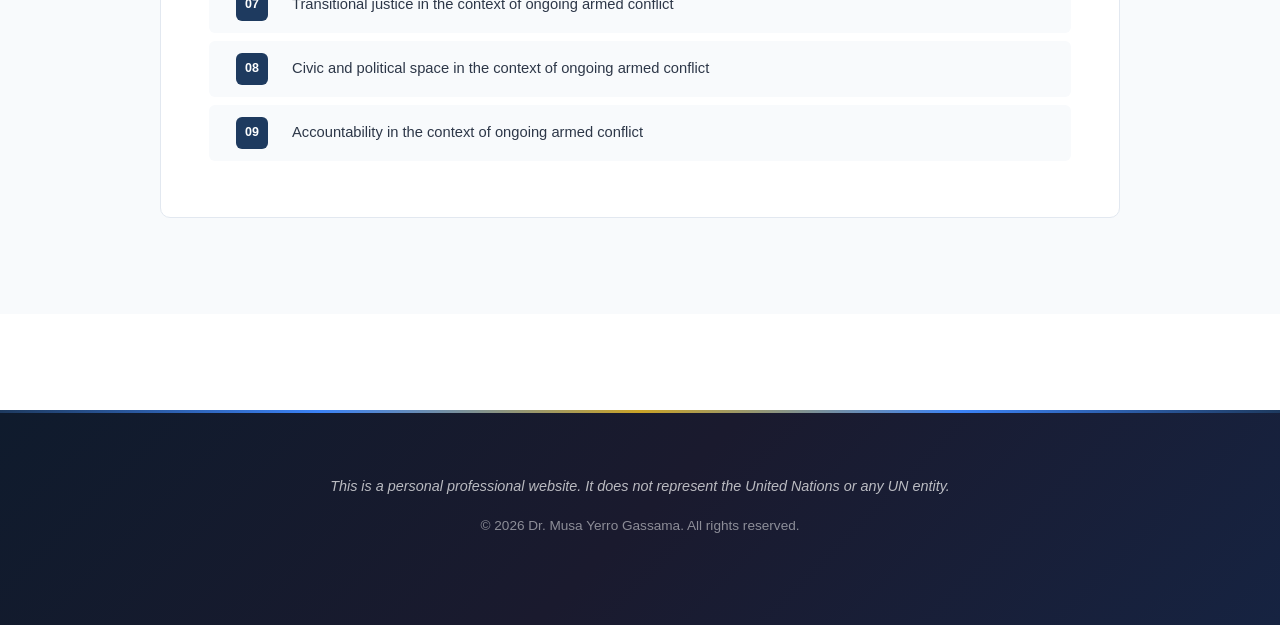
<file: portfolio.html>
<!DOCTYPE html>
<html lang="en">
<head>
    <meta charset="UTF-8">
    <meta name="viewport" content="width=device-width, initial-scale=1.0">
    <meta name="description" content="Portfolio of Dr. Musa Yerro Gassama - Decades of leadership in human rights, UN peacekeeping, and advocacy across Africa">
    <meta name="robots" content="index, follow">
    <meta property="og:title" content="Portfolio | Dr. Musa Yerro Gassama">
    <meta property="og:description" content="A career spanning 31+ years in human rights, peacekeeping, and advocacy across Africa and the United Nations system">
    <meta property="og:type" content="website">
    <title>Portfolio | Dr. Musa Yerro Gassama</title>
    <link rel="stylesheet" href="styles.css">
</head>
<body>
    <a href="#main-content" class="skip-link">Skip to main content</a>

    <header class="site-header">
        <div class="container">
            <div class="header-content">
                <h1 class="site-title"><a href="index.html">Dr. Musa Yerro Gassama</a></h1>
                <nav class="main-nav" aria-label="Main navigation">
                    <button class="menu-toggle" aria-label="Toggle menu" aria-expanded="false">
                        <span></span><span></span><span></span>
                    </button>
                    <ul class="nav-list">
                        <li><a href="index.html">Home</a></li>
                        <li><a href="profile.html">Profile</a></li>
                        <li><a href="portfolio.html" class="active">Portfolio</a></li>
                        <li><a href="career-map.html">Career Map</a></li>
                    </ul>
                </nav>
            </div>
        </div>
    </header>

    <main id="main-content">

        <section class="portfolio-hero">
            <div class="container-narrow">
                <h1 class="portfolio-hero-title">Portfolio & Impact</h1>
                <p class="portfolio-hero-lead">Three decades of advancing human rights, protecting civilians, and championing defenders across Africa and within the United Nations system.</p>
            </div>
        </section>

        <nav class="portfolio-nav" aria-label="Portfolio sections">
            <div class="container">
                <ul class="portfolio-nav-list">
                    <li><a href="#diplomacy" class="portfolio-nav-link active">Diplomacy</a></li>
                    <li><a href="#defenders" class="portfolio-nav-link">Defenders</a></li>
                    <li><a href="#defenddefenders" class="portfolio-nav-link">DefendDefenders</a></li>
                    <li><a href="#reports" class="portfolio-nav-link">Reports</a></li>
                    <li><a href="#media" class="portfolio-nav-link">Media</a></li>
                    <li><a href="#academy" class="portfolio-nav-link">Academy</a></li>
                </ul>
            </div>
        </nav>

        <!-- 1 ── High-Level Diplomacy -->
        <section class="pf-section" id="diplomacy">
            <div class="container">
                <span class="pf-tag reveal">Diplomacy & Representation</span>
                <h2 class="reveal">High-Level Diplomacy & UN Representation</h2>
                <p class="pf-intro">Representing the United Nations at the highest levels of international diplomacy, delivering formal statements, expert briefings, and strategic guidance on complex human rights situations before the Human Rights Council, government officials, and international stakeholders.</p>

                <div class="pf-grid">
                    <article class="pf-card pf-card--wide">
                        <figure class="pf-card-img">
                            <img src="south-sudan-engagement.jpg" alt="Dr. Gassama with South Sudan government officials and stakeholders during a high-level engagement in Juba" loading="lazy">
                        </figure>
                        <div class="pf-card-body">
                            <span class="pf-label">South Sudan</span>
                            <h3>Stakeholder Engagement with South Sudan Authorities</h3>
                            <p>High-level engagement with government officials, military representatives, and international partners in Juba. As Director of the UNMISS Human Rights Division, Dr. Gassama regularly convenes dialogues on peace, security, and the protection of civilians.</p>
                            <a href="https://unmiss.unmissions.org/en/human-rights-reports" target="_blank" rel="noopener noreferrer">UNMISS Human Rights Reports &rarr;</a>
                        </div>
                    </article>

                    <article class="pf-card">
                        <div class="pf-card-body">
                            <span class="pf-label">Geneva, Switzerland</span>
                            <h3>Human Rights Council: High-Level Dialogue on CAR</h3>
                            <p>Delivered a formal statement at the 48th meeting of the 40th Regular Session of the UN Human Rights Council, representing OHCHR in a high-level interactive dialogue on the human rights situation in the Central African Republic.</p>
                            <div class="pf-links">
                                <a href="https://webtv.un.org/en/asset/k10/k1035d9kmy" target="_blank" rel="noopener noreferrer">Watch on UN Web TV &rarr;</a>
                                <a href="https://www.ohchr.org/en/media-advisories/2019/03/human-rights-council-holds-high-level-interactive-dialogue-human-rights?LangID=E&NewsID=24379" target="_blank" rel="noopener noreferrer">OHCHR Advisory &rarr;</a>
                            </div>
                        </div>
                    </article>

                    <article class="pf-card">
                        <div class="pf-card-body">
                            <span class="pf-label">South Sudan</span>
                            <h3>Statement at the 33rd RJMEC Plenary Meeting</h3>
                            <p>Delivered a formal statement on behalf of Nicholas Haysom, Special Representative of the Secretary-General and Head of UNMISS, addressing the progress of the Revitalized Peace Agreement and the need for sustained commitment to peace.</p>
                            <a href="https://peacekeeping.un.org/en" target="_blank" rel="noopener noreferrer">UN Peacekeeping &rarr;</a>
                        </div>
                    </article>

                    <article class="pf-card">
                        <div class="pf-card-body">
                            <span class="pf-label">Togo</span>
                            <h3>OHCHR Country Representation in Togo</h3>
                            <p>Served as the Representative of OHCHR in Lomé (2008-2010), providing strategic guidance and early warning, supporting efforts to heal the wounds of political violence, and establishing a human rights hotline for public complaints.</p>
                            <div class="pf-links">
                                <a href="https://www.republicoftogo.com/toutes-les-rubriques/politique/cicatriser-les-plaies2" target="_blank" rel="noopener noreferrer">Togo: Healing the Wounds &rarr;</a>
                                <a href="https://fr.allafrica.com/stories/200903050616.html" target="_blank" rel="noopener noreferrer">Togo: Human Rights Hotline &rarr;</a>
                            </div>
                        </div>
                    </article>

                    <article class="pf-card">
                        <div class="pf-card-body">
                            <span class="pf-label">Ethiopia</span>
                            <h3>Regional Representative for East Africa & the African Union</h3>
                            <p>Based in Addis Ababa (2010-2013), advancing strategic AU-UN cooperation across development, humanitarian, governance, and security issues. Strengthened the human rights agenda in the Horn of Africa and East Africa.</p>
                            <a href="http://www.ethiopia-emb.or.jp/a-week-in-the-horn-24-12-2010/" target="_blank" rel="noopener noreferrer">A Week in the Horn &rarr;</a>
                        </div>
                    </article>
                </div>

                <div class="pf-sub-section">
                    <h3 class="pf-sub-heading">Visit to Warrap State, South Sudan</h3>
                    <p class="pf-intro">Engaging state authorities, the judiciary, civil society stakeholders, and security institutions on human rights, accountability, peace, and security issues in Warrap State.</p>

                    <div class="pf-gallery">
                        <figure class="pf-gallery-item pf-gallery-item--crop-top">
                            <img src="warrap-delegation.jpg" alt="UNMISS delegation group photo at the South Sudan state government building in Warrap with national and UN flags" loading="lazy">
                            <figcaption>
                                <strong>UNMISS Delegation in Warrap State</strong>
                                <p>The UNMISS Human Rights Division delegation alongside state officials in front of the Warrap State government building, with the South Sudan national flag and UN flag flying overhead.</p>
                            </figcaption>
                        </figure>

                        <figure class="pf-gallery-item">
                            <img src="warrap-assembly.jpg" alt="Dr. Gassama and team at the Warrap State Reconstituted Transitional Legislative Assembly" loading="lazy">
                            <figcaption>
                                <strong>Warrap State Legislative Assembly</strong>
                                <p>Engaging with the Reconstituted Transitional Legislative Assembly of Warrap State on legislative measures to strengthen accountability and the rule of law.</p>
                            </figcaption>
                        </figure>

                        <figure class="pf-gallery-item">
                            <img src="warrap-police.jpg" alt="Dr. Gassama meeting with the Warrap State Police Commissioner in his office" loading="lazy">
                            <figcaption>
                                <strong>Meeting with State Police Commissioner</strong>
                                <p>High-level meeting with the Warrap State Police Commissioner to discuss security challenges, intercommunal violence, and police-community relations.</p>
                            </figcaption>
                        </figure>

                        <figure class="pf-gallery-item">
                            <img src="warrap-high-court.jpg" alt="Dr. Gassama and colleagues outside the Office of the President of the High Court in Warrap State" loading="lazy">
                            <figcaption>
                                <strong>Warrap State High Court</strong>
                                <p>Visiting the Office of the President of the High Court to discuss access to justice, judicial capacity, and accountability for human rights violations.</p>
                            </figcaption>
                        </figure>

                        <figure class="pf-gallery-item">
                            <img src="warrap-civil-society.jpg" alt="Group photo of UNMISS team with civil society stakeholders and women peace ambassadors in Warrap State" loading="lazy">
                            <figcaption>
                                <strong>Civil Society & Women Peace Ambassadors</strong>
                                <p>Engaging civil society organisations, community leaders, and women peace ambassadors on human rights protection, civic space, and peacebuilding in Warrap State.</p>
                            </figcaption>
                        </figure>

                        <figure class="pf-gallery-item">
                            <img src="warrap-handshake.jpg" alt="Dr. Gassama shaking hands with a Warrap State official in a warm greeting outside government offices" loading="lazy">
                            <figcaption>
                                <strong>Building Partnerships</strong>
                                <p>Strengthening relationships with state government counterparts &mdash; a cornerstone of UNMISS efforts to promote dialogue and sustainable peace.</p>
                            </figcaption>
                        </figure>
                    </div>
                </div>

                <div class="pf-sub-section">
                    <h3 class="pf-sub-heading">Rwanda Formed Police Unit Medal Ceremony</h3>
                    <p class="pf-intro">Representing UNMISS Mission Leadership at the Rwanda Formed Police Unit (RWAFPU) award ceremony, honouring officers for their dedicated service to peacekeeping and the protection of civilians in South Sudan.</p>

                    <div class="pf-gallery">
                        <figure class="pf-gallery-item pf-gallery-item--crop-top">
                            <img src="rwanda-fpu-ceremony.jpg" alt="Dr. Gassama standing on the red carpet during the Rwanda FPU medal ceremony as officers salute" loading="lazy">
                            <figcaption>
                                <strong>Official Medal Ceremony</strong>
                                <p>Representing UNMISS Mission Leadership on the ceremonial podium as Rwanda Formed Police Unit officers present a salute during the official medal parade.</p>
                            </figcaption>
                        </figure>

                        <figure class="pf-gallery-item">
                            <img src="rwanda-fpu-award.jpg" alt="Dr. Gassama presenting a UN medal and certificate to a Rwanda FPU officer" loading="lazy">
                            <figcaption>
                                <strong>Presenting UN Medals</strong>
                                <p>Awarding UN service medals and certificates to individual officers in recognition of their contribution to peacekeeping operations in South Sudan.</p>
                            </figcaption>
                        </figure>

                        <figure class="pf-gallery-item">
                            <img src="rwanda-fpu-arrival.jpg" alt="Dr. Gassama arriving at the ceremony grounds accompanied by a senior Rwanda FPU officer" loading="lazy">
                            <figcaption>
                                <strong>Arrival at the Ceremony</strong>
                                <p>Being escorted by a senior officer upon arrival at the RWAFPU compound for the medal ceremony, with UN peacekeepers assembled in formation.</p>
                            </figcaption>
                        </figure>

                        <figure class="pf-gallery-item pf-gallery-item--span pf-gallery-item--contain">
                            <img src="rwanda-fpu-group.jpg" alt="Official group photograph of Dr. Gassama with the full Rwanda Formed Police Unit contingent after the medal ceremony" loading="lazy">
                            <figcaption>
                                <strong>RWAFPU Unit Group Photo</strong>
                                <p>Official group photograph with the full Rwanda Formed Police Unit contingent, senior UNMISS leadership, and UN Police commanders following the medal award ceremony.</p>
                            </figcaption>
                        </figure>
                    </div>
                </div>
            </div>
        </section>

        <!-- 2 ── Human Rights Defenders Advocacy -->
        <section class="pf-section pf-section--alt" id="defenders">
            <div class="container">
                <span class="pf-tag reveal">Advocacy & Pioneering</span>
                <h2 class="reveal">Human Rights Defenders Advocacy</h2>
                <p class="pf-intro">A lifelong commitment to protecting those who defend human rights. From founding the West African Human Rights Defenders' Network to coordinating Amnesty International's regional programs, Dr. Gassama has been at the forefront of the global movement to safeguard human rights defenders.</p>

                <div class="pf-grid">
                    <article class="pf-card pf-card--accent">
                        <div class="pf-card-body">
                            <span class="pf-label pf-label--gold">Pioneer & Founder</span>
                            <h3>West African Human Rights Defenders' Network (ROADDH)</h3>
                            <p>Pioneer and co-founder of ROADDH, created in 2005. The network covers 16 countries across West Africa&mdash;Mali, Mauritania, Guinea, Senegal, Gambia, Niger, Burkina Faso, Ivory Coast, Cape Verde, Sierra Leone, Liberia, Togo, Benin, Ghana, Nigeria, and Guinea Bissau&mdash;providing protection, advocacy, and solidarity for defenders across the region.</p>
                            <a href="http://www.westafricadefenders.org/" target="_blank" rel="noopener noreferrer">ROADDH Website &rarr;</a>
                        </div>
                    </article>

                    <article class="pf-card">
                        <div class="pf-card-body">
                            <span class="pf-label">Recognition</span>
                            <h3>Human Rights Defender of the Month</h3>
                            <p>Named "Human Rights Defender of the Month" by DefendDefenders, recognizing sustained contributions to the protection and promotion of human rights defenders across Africa.</p>
                            <a href="https://defenddefenders.org" target="_blank" rel="noopener noreferrer">DefendDefenders &rarr;</a>
                        </div>
                    </article>

                    <article class="pf-card">
                        <div class="pf-card-body">
                            <span class="pf-label">Oslo, 2004</span>
                            <h3>Human Rights House Anniversary Conference</h3>
                            <p>"The environment in which human rights defenders operate is becoming more and more hostile, limiting the space for negotiation. Those who stand up for human rights often pay a high price for their courage."</p>
                            <a href="https://humanrightshouse.org/articles/more-hostile-environment-for-defenders/" target="_blank" rel="noopener noreferrer">Read the Article &rarr;</a>
                        </div>
                    </article>

                    <article class="pf-card">
                        <div class="pf-card-body">
                            <span class="pf-label">Amnesty International, 2001</span>
                            <h3>West Africa: Human Rights Defenders Under Attack</h3>
                            <p>Organized the first international advocacy event on the plight of human rights defenders in West Africa. The press release (AI Index AFR 05/003/2001) documented systematic attacks, catalyzing international attention and protective action.</p>
                        </div>
                    </article>

                    <article class="pf-card">
                        <div class="pf-card-body">
                            <span class="pf-label">Dakar, 2004</span>
                            <h3>Women Human Rights Defenders in Africa</h3>
                            <p>Co-organized the landmark Consultative Workshop in Dakar, culminating in the adoption of the Declaration on Women Human Rights Defenders in Africa&mdash;a groundbreaking call for specific protections for women defenders on the continent.</p>
                        </div>
                    </article>

                    <article class="pf-card">
                        <div class="pf-card-body">
                            <span class="pf-label">Strategic Direction</span>
                            <h3>OHCHR in Africa & CSO Collaboration</h3>
                            <p>Presented on the strategic direction of OHCHR in Africa and pathways for civil society engagement at the Fourth Forum on the African Charter on the Rights and Welfare of the Child.</p>
                        </div>
                    </article>
                </div>
            </div>
        </section>

        <!-- 3 ── DefendDefenders 20th Anniversary -->
        <section class="pf-section" id="defenddefenders">
            <div class="container">
                <span class="pf-tag reveal">November 2025 &middot; Kampala</span>
                <h2 class="reveal">DefendDefenders 20th Anniversary</h2>
                <p class="pf-intro">In November 2025, Dr. Gassama was invited as a guest speaker and honoured as a founding member at the DefendDefenders 20th Anniversary celebrations in Kampala, Uganda. The event brought together approximately 200 human rights defenders from across Africa to reflect on two decades of impact and chart the way forward.</p>

                <div class="pf-gallery">
                    <figure class="pf-gallery-item pf-gallery-item--contain">
                        <img src="musa-certificate.png" alt="Dr. Musa Gassama receiving the Certificate of Appreciation as Founding Member of DefendDefenders" loading="lazy">
                        <figcaption>
                            <strong>Certificate of Appreciation &mdash; Founding Member</strong>
                            <p>Awarded in recognition of exceptional contributions as a Founding Member of the East and Horn of Africa Human Rights Defenders Project and decades of commitment to advancing protection and resilience of defenders across Africa.</p>
                        </figcaption>
                    </figure>

                    <figure class="pf-gallery-item">
                        <img src="musa-keynote.jpg" alt="Dr. Musa Gassama delivering a keynote address at the DefendDefenders annual retreat" loading="lazy">
                        <figcaption>
                            <strong>Keynote Address</strong>
                            <p>Delivering a keynote at the DefendDefenders annual staff retreat in Mbarara, Uganda, reflecting on milestones, emerging challenges, and the founding journey of the organization.</p>
                        </figcaption>
                    </figure>

                    <figure class="pf-gallery-item">
                        <img src="dd-speaker.jpg" alt="Guest speaker addressing the audience on protecting human rights defenders" loading="lazy">
                        <figcaption>
                            <strong>Protecting Rights Defenders</strong>
                            <p>Presentations on protecting human rights defenders, building effective institutions, and advocating for civil society space, alongside Marcel Clement Akpovo from the OHCHR East Africa Regional Office.</p>
                        </figcaption>
                    </figure>

                    <figure class="pf-gallery-item">
                        <img src="dd-panelists.jpg" alt="Dr. Gassama seated with fellow panelists at a strategic planning session" loading="lazy">
                        <figcaption>
                            <strong>Strategic Planning Session</strong>
                            <p>Contributing to the development of DefendDefenders' Strategy 2026-2030, discussing the evolving global human rights landscape and priority areas.</p>
                        </figcaption>
                    </figure>

                    <figure class="pf-gallery-item pf-gallery-item--span">
                        <img src="dd-group-photo.jpg" alt="Group photo of approximately 200 human rights defenders at the DefendDefenders 20th Anniversary in Kampala" loading="lazy">
                        <figcaption>
                            <strong>20th Anniversary Convening</strong>
                            <p>Approximately 200 human rights defenders gathered at Speke Resort Munyonyo, Kampala, for a two-day convening showcasing impact stories and honouring those who have shaped the movement.</p>
                        </figcaption>
                    </figure>

                    <figure class="pf-gallery-item">
                        <img src="dd-20th-stage.jpg" alt="The DefendDefenders 20th Anniversary main stage" loading="lazy">
                        <figcaption>
                            <strong>20th Anniversary Stage</strong>
                            <p>The main stage highlighting DefendDefenders' reach across the East and Horn of Africa, with exhibited impact stories and memorials for defenders lost.</p>
                        </figcaption>
                    </figure>
                </div>

                <aside class="pf-aside">
                    <h4>Related Links</h4>
                    <ul>
                        <li><a href="https://defenddefenders.org/annual-report-2024/" target="_blank" rel="noopener noreferrer">DefendDefenders Annual Report 2024</a></li>
                        <li><a href="https://defenddefenders.org/final-communique-defenddefenders-20th-anniversary-celebrations/" target="_blank" rel="noopener noreferrer">Final Communiqué: 20th Anniversary Celebrations</a></li>
                    </ul>
                </aside>
            </div>
        </section>

        <!-- 4 ── UN Reports & Publications -->
        <section class="pf-section pf-section--alt" id="reports">
            <div class="container">
                <span class="pf-tag reveal">Reports & Research</span>
                <h2 class="reveal">UN Reports & Publications</h2>
                <p class="pf-intro">Authored and oversaw landmark human rights reports documenting violations, accountability gaps, and protection needs in some of the most complex conflict environments in the world.</p>

                <div class="pf-reports">
                    <article class="pf-report">
                        <h4>2017 Central African Republic Mapping Report</h4>
                        <p>Comprehensive mapping of serious violations of international human rights law and humanitarian law in CAR. Documented patterns of violence and established a factual basis for accountability.</p>
                        <div class="pf-links">
                            <a href="https://reliefweb.int/report/central-african-republic/rapport-du-projet-mapping-documentant-les-violations-graves-du-droit" target="_blank" rel="noopener noreferrer">ReliefWeb &rarr;</a>
                            <a href="https://minusca.unmissions.org/sites/default/files/2017_car_mapping_report_-_eng.pdf" target="_blank" rel="noopener noreferrer">Full Report (PDF) &rarr;</a>
                        </div>
                    </article>

                    <article class="pf-report">
                        <h4>Opportunity and Sex Offending by International Peacekeepers in CAR</h4>
                        <p>Peer-reviewed research published in the Journal of Social, Behavioral, and Health Sciences, examining accountability and misconduct in peace operations and contributing to policy reform.</p>
                        <a href="https://doi.org/10.5590/JSBHS.2018.12.1.13" target="_blank" rel="noopener noreferrer">DOI: 10.5590/JSBHS.2018.12.1.13 &rarr;</a>
                    </article>

                    <article class="pf-report">
                        <h4>Human Rights Reports &mdash; MINUSCA</h4>
                        <p>Regular reporting from the UN Mission in CAR covering monitoring, early warning, and protection of civilians (2014-2020).</p>
                        <a href="https://minusca.unmissions.org/en/human-rights" target="_blank" rel="noopener noreferrer">MINUSCA Human Rights &rarr;</a>
                    </article>

                    <article class="pf-report">
                        <h4>Human Rights Reports &mdash; UNMISS</h4>
                        <p>Ongoing reporting from the UN Mission in South Sudan on protection of civilians and accountability (2020-present).</p>
                        <a href="https://unmiss.unmissions.org/en/human-rights-reports" target="_blank" rel="noopener noreferrer">UNMISS Reports &rarr;</a>
                    </article>

                    <article class="pf-report">
                        <h4>Warrap Authorities Vow to Uphold Human Rights</h4>
                        <p>Local authorities in Warrap State pledged to uphold human rights following engagement with the UNMISS Human Rights Division on intercommunal violence and justice reform.</p>
                        <a href="https://www.sudanspost.com/warrap-authorities-vow-to-uphold-human-rights-amid-un-concerns/" target="_blank" rel="noopener noreferrer">Read Article &rarr;</a>
                    </article>

                    <article class="pf-report">
                        <h4>Robben Island Guidelines: 10th Anniversary Seminar</h4>
                        <p>Participated in the commemorative seminar marking the 10th anniversary of the Robben Island Guidelines for the Prohibition and Prevention of Torture in Africa.</p>
                    </article>
                </div>
            </div>
        </section>

        <!-- 5 ── Media & Press -->
        <section class="pf-section" id="media">
            <div class="container">
                <span class="pf-tag reveal">Media & Press</span>
                <h2 class="reveal">Media Coverage & Appearances</h2>
                <p class="pf-intro">Featured in international media, UN broadcasts, and news outlets across Africa and Europe for leadership on human rights, peacekeeping, and the protection of civilians.</p>

                <div class="pf-media-grid">
                    <a href="https://webtv.un.org/en/asset/k10/k1035d9kmy" target="_blank" rel="noopener noreferrer" class="pf-media-item">
                        <span class="pf-media-badge">Video</span>
                        <h4>UN Web TV: High-Level Dialogue on CAR</h4>
                        <p>48th Meeting, 40th Regular Session of the Human Rights Council, Geneva.</p>
                    </a>

                    <a href="https://youtube.com/watch?v=4oQUHxeVEek&si=hyGvXBCz6aoO-Cx4" target="_blank" rel="noopener noreferrer" class="pf-media-item">
                        <span class="pf-media-badge">Video</span>
                        <h4>UNMISS Human Rights Division</h4>
                        <p>Speaks on challenges of establishing a criminal justice system in South Sudan at a forum in Juba.</p>
                    </a>

                    <a href="https://thepoint.gm/africa/gambia/article/training-session-on-human-rights-begins" target="_blank" rel="noopener noreferrer" class="pf-media-item">
                        <span class="pf-media-badge">Article</span>
                        <h4>Training Session on Human Rights Begins</h4>
                        <p>The Point (The Gambia) coverage on human rights training activities.</p>
                    </a>

                    <a href="https://fr.allafrica.com/stories/200903050616.html" target="_blank" rel="noopener noreferrer" class="pf-media-item">
                        <span class="pf-media-badge">Article</span>
                        <h4>Togo: Hot Line Pour les Droits de l'Homme</h4>
                        <p>allAfrica coverage of the OHCHR human rights hotline established under Dr. Gassama's tenure in Togo.</p>
                    </a>

                    <a href="https://www.republicoftogo.com/toutes-les-rubriques/politique/faure-met-en-garde-contre-l-enlisement" target="_blank" rel="noopener noreferrer" class="pf-media-item">
                        <span class="pf-media-badge">Article</span>
                        <h4>Republic of Togo: Political Engagement</h4>
                        <p>OHCHR engagement with the government of Togo on human rights and reconciliation.</p>
                    </a>

                    <a href="https://humanrightshouse.org/articles/more-hostile-environment-for-defenders/" target="_blank" rel="noopener noreferrer" class="pf-media-item">
                        <span class="pf-media-badge">Article</span>
                        <h4>More Hostile Environment for Defenders</h4>
                        <p>Human Rights House Foundation coverage of Dr. Gassama's address, Oslo, 2004.</p>
                    </a>

                    <a href="https://www.sudanspost.com/warrap-authorities-vow-to-uphold-human-rights-amid-un-concerns/" target="_blank" rel="noopener noreferrer" class="pf-media-item">
                        <span class="pf-media-badge">Article</span>
                        <h4>Warrap Authorities Vow to Uphold Human Rights</h4>
                        <p>Sudan's Post on UNMISS engagement with authorities in Warrap State.</p>
                    </a>

                    <a href="https://legal.un.org/ola/lc-CAR-MALI-8-12-May-2017.aspx" target="_blank" rel="noopener noreferrer" class="pf-media-item">
                        <span class="pf-media-badge">Document</span>
                        <h4>UN Legal Counsel: CAR-Mali Session</h4>
                        <p>UN Office of Legal Affairs seminar on international law, May 2017.</p>
                    </a>
                </div>
            </div>
        </section>

        <!-- 6 ── Applied Human Rights Academy -->
        <section class="pf-section pf-section--alt" id="academy">
            <div class="container">
                <span class="pf-tag reveal">Education & Training</span>
                <h2 class="reveal">Applied Human Rights Academy</h2>
                <p class="pf-intro">Translating over three decades of field experience into structured learning. The Academy offers online courses for scholars, practitioners, and anyone committed to understanding human rights in peacekeeping and conflict resolution.</p>

                <div class="academy">
                    <div class="academy-hero">
                        <h3>Scholars and Practitioners Approach to Human Rights Online Learning</h3>
                        <p>The course shares a wealth of knowledge and lived experiences to empower learners to contribute to social change. It demonstrates how the multilateral system is tested on human rights at field level, far beyond the conference halls of New York and Geneva.</p>
                    </div>

                    <div class="academy-details">
                        <div class="academy-detail">
                            <h4>Focus</h4>
                            <p>Context-based learning with case studies from UN Peacekeeping and Political Field Missions across Africa. Scholars and practitioners translate theories and norms into field-level action.</p>
                        </div>
                        <div class="academy-detail">
                            <h4>Format</h4>
                            <ul>
                                <li>Self-paced online modules</li>
                                <li>Weekend lectures by Professors & Practitioners</li>
                                <li>Maximum 12 weeks</li>
                                <li>Graded Certification of Attendance</li>
                            </ul>
                        </div>
                        <div class="academy-detail">
                            <h4>Assessment</h4>
                            <ul>
                                <li>Online participation &amp; discussion (25%)</li>
                                <li>Recorded audio/video feedback (25%)</li>
                                <li>Final panel discussion (50%)</li>
                            </ul>
                        </div>
                    </div>

                    <div class="academy-modules">
                        <h4>Course Modules</h4>
                        <ol class="academy-module-list">
                            <li>Introduction to conflict drivers and dynamics in selected African conflict zones</li>
                            <li>Introduction to the Protection of Civilians in armed conflict</li>
                            <li>The UN-led Multilateral Agenda on Human Rights</li>
                            <li>Human rights mandates for UN Peacekeeping and Political Field Missions</li>
                            <li>Visions, strategies, and operational designs of human rights work in field missions</li>
                            <li>Day-to-day management of human rights actions within UN Field Missions</li>
                            <li>Transitional justice in the context of ongoing armed conflict</li>
                            <li>Civic and political space in the context of ongoing armed conflict</li>
                            <li>Accountability in the context of ongoing armed conflict</li>
                        </ol>
                    </div>
                </div>
            </div>
        </section>

    </main>

    <button class="back-to-top" aria-label="Back to top">
        <svg xmlns="http://www.w3.org/2000/svg" fill="none" viewBox="0 0 24 24" stroke="currentColor" stroke-width="2.5"><path stroke-linecap="round" stroke-linejoin="round" d="M5 15l7-7 7 7"/></svg>
    </button>

    <footer class="site-footer">
        <div class="container">
            <p class="disclaimer">This is a personal professional website. It does not represent the United Nations or any UN entity.</p>
            <p class="copyright">&copy; <span id="year"></span> Dr. Musa Yerro Gassama. All rights reserved.</p>
        </div>
    </footer>

    <script src="script.js"></script>
</body>
</html>
</file>
<file: styles.css>
/* ============================================
   PROFESSIONAL DESIGN SYSTEM
   ============================================ */

:root {
    /* Colors - Professional Palette */
    --color-primary: #1a1a2e;
    --color-secondary: #4a5568;
    --color-accent: #1e3a5f;
    --color-accent-light: #3b82f6;
    --color-accent-warm: #c9a227;
    --color-bg: #ffffff;
    --color-bg-light: #f8fafc;
    --color-bg-alt: #edf2f7;
    --color-border: #e2e8f0;
    --color-text: #2d3748;
    --color-text-light: #64748b;
    --color-text-muted: #94a3b8;
    
    /* Spacing System */
    --space-xs: 0.5rem;
    --space-sm: 1rem;
    --space-md: 1.5rem;
    --space-lg: 2rem;
    --space-xl: 3rem;
    --space-2xl: 4rem;
    --space-3xl: 6rem;
    
    /* Typography */
    --font-display: ui-serif, Georgia, "Times New Roman", serif;
    --font-body: ui-sans-serif, -apple-system, BlinkMacSystemFont, "Segoe UI", Roboto, "Helvetica Neue", Arial, sans-serif;
    
    /* Layout */
    --max-width: 1200px;
    --max-width-content: 900px;
    --border-radius: 10px;
    --shadow-sm: 0 1px 3px rgba(0, 0, 0, 0.06), 0 1px 2px rgba(0, 0, 0, 0.04);
    --shadow-md: 0 4px 12px rgba(0, 0, 0, 0.08);
    --shadow-lg: 0 12px 32px rgba(0, 0, 0, 0.12);
    --shadow-xl: 0 20px 50px rgba(0, 0, 0, 0.15);
    
    /* Transitions */
    --transition: all 0.3s cubic-bezier(0.4, 0, 0.2, 1);
}

/* ============================================
   KEYFRAME ANIMATIONS
   ============================================ */

@keyframes fadeInUp {
    from {
        opacity: 0;
        transform: translateY(30px);
    }
    to {
        opacity: 1;
        transform: translateY(0);
    }
}

@keyframes fadeIn {
    from { opacity: 0; }
    to { opacity: 1; }
}

@keyframes scaleIn {
    from {
        opacity: 0;
        transform: scale(0.92);
    }
    to {
        opacity: 1;
        transform: scale(1);
    }
}

@keyframes slideInLeft {
    from {
        opacity: 0;
        transform: translateX(-30px);
    }
    to {
        opacity: 1;
        transform: translateX(0);
    }
}

@keyframes shimmer {
    0% { background-position: -200% 0; }
    100% { background-position: 200% 0; }
}

@keyframes float {
    0%, 100% { transform: translateY(0px); }
    50% { transform: translateY(-8px); }
}

/* Scroll-reveal */
.reveal {
    opacity: 0;
    transform: translateY(30px);
    transition: opacity 0.7s cubic-bezier(0.4, 0, 0.2, 1),
                transform 0.7s cubic-bezier(0.4, 0, 0.2, 1);
}

.reveal.revealed {
    opacity: 1;
    transform: translateY(0);
}

.reveal-left {
    opacity: 0;
    transform: translateX(-30px);
    transition: opacity 0.7s cubic-bezier(0.4, 0, 0.2, 1),
                transform 0.7s cubic-bezier(0.4, 0, 0.2, 1);
}

.reveal-left.revealed {
    opacity: 1;
    transform: translateX(0);
}

.reveal-scale {
    opacity: 0;
    transform: scale(0.92);
    transition: opacity 0.6s cubic-bezier(0.4, 0, 0.2, 1),
                transform 0.6s cubic-bezier(0.4, 0, 0.2, 1);
}

.reveal-scale.revealed {
    opacity: 1;
    transform: scale(1);
}

.stagger-1 { transition-delay: 0.1s; }
.stagger-2 { transition-delay: 0.2s; }
.stagger-3 { transition-delay: 0.3s; }
.stagger-4 { transition-delay: 0.4s; }
.stagger-5 { transition-delay: 0.5s; }

/* ============================================
   RESET & BASE
   ============================================ */

* {
    margin: 0;
    padding: 0;
    box-sizing: border-box;
}

html {
    scroll-behavior: smooth;
    font-size: 16px;
}

body {
    font-family: var(--font-body);
    font-size: 1rem;
    line-height: 1.7;
    color: var(--color-text);
    background-color: var(--color-bg);
    -webkit-font-smoothing: antialiased;
    -moz-osx-font-smoothing: grayscale;
}

/* ============================================
   TYPOGRAPHY
   ============================================ */

h1, h2, h3, h4, h5, h6 {
    font-family: var(--font-display);
    font-weight: 600;
    line-height: 1.2;
    color: var(--color-primary);
    margin-bottom: var(--space-md);
}

h1 {
    font-size: clamp(2rem, 5vw, 3rem);
    font-weight: 700;
    letter-spacing: -0.02em;
}

h2 {
    font-size: clamp(1.5rem, 3vw, 2rem);
    margin-top: var(--space-lg);
    margin-bottom: var(--space-md);
    position: relative;
    padding-bottom: var(--space-xs);
}

h2::after {
    content: '';
    position: absolute;
    bottom: 0;
    left: 0;
    width: 50px;
    height: 3px;
    background: linear-gradient(90deg, var(--color-accent), var(--color-accent-light), var(--color-accent-warm));
    border-radius: 2px;
}

h3 {
    font-size: 1.5rem;
    margin-top: var(--space-xl);
    margin-bottom: var(--space-md);
    color: var(--color-accent);
}

h4 {
    font-size: 1.25rem;
    margin-top: var(--space-lg);
    margin-bottom: var(--space-sm);
}

p {
    margin-bottom: var(--space-md);
    color: var(--color-text);
}

.lead {
    font-size: 1.2rem;
    line-height: 1.85;
    color: var(--color-text-light);
    font-weight: 400;
    letter-spacing: 0.005em;
}

/* ============================================
   LAYOUT
   ============================================ */

.container {
    max-width: var(--max-width);
    margin: 0 auto;
    padding: 0 var(--space-lg);
}

.container-narrow {
    max-width: var(--max-width-content);
    margin: 0 auto;
    padding: 0 var(--space-lg);
}

/* ============================================
   HEADER & NAVIGATION
   ============================================ */

.site-header {
    border-bottom: 1px solid var(--color-border);
    position: sticky;
    top: 0;
    z-index: 1000;
    backdrop-filter: blur(16px);
    -webkit-backdrop-filter: blur(16px);
    background: rgba(255, 255, 255, 0.92);
    box-shadow: 0 1px 0 rgba(0, 0, 0, 0.05);
    transition: box-shadow 0.3s ease, background 0.3s ease;
}

.site-header.scrolled {
    box-shadow: 0 4px 20px rgba(0, 0, 0, 0.08);
    background: rgba(255, 255, 255, 0.97);
}

.header-content {
    display: flex;
    justify-content: space-between;
    align-items: center;
    padding: var(--space-md) 0;
}

.site-title {
    font-family: var(--font-display);
    font-size: 1.5rem;
    font-weight: 700;
    margin: 0;
}

.site-title a {
    color: var(--color-primary);
    text-decoration: none;
    transition: var(--transition);
}

.site-title a:hover {
    color: var(--color-accent);
}

.menu-toggle {
    display: none;
    flex-direction: column;
    gap: 5px;
    background: none;
    border: none;
    cursor: pointer;
    padding: var(--space-xs);
}

.menu-toggle span {
    width: 25px;
    height: 2px;
    background: var(--color-primary);
    transition: var(--transition);
}

.nav-list {
    display: flex;
    list-style: none;
    gap: var(--space-xl);
    align-items: center;
}

.nav-list a {
    color: var(--color-text);
    text-decoration: none;
    font-weight: 500;
    padding: var(--space-xs) 0;
    position: relative;
    transition: var(--transition);
}

.nav-list a::after {
    content: '';
    position: absolute;
    bottom: 0;
    left: 0;
    width: 0;
    height: 2px;
    background: var(--color-accent);
    transition: var(--transition);
}

.nav-list a:hover::after,
.nav-list a.active::after {
    width: 100%;
}

.nav-list a:hover,
.nav-list a.active {
    color: var(--color-accent);
}

/* ============================================
   HERO SECTION
   ============================================ */

.hero {
    background: linear-gradient(160deg, #f0f4f8 0%, #e8eef5 40%, #f8fafc 100%);
    padding: var(--space-3xl) 0 var(--space-2xl);
    border-bottom: none;
    position: relative;
    overflow: hidden;
}

.hero::before {
    content: '';
    position: absolute;
    top: -50%;
    right: -20%;
    width: 600px;
    height: 600px;
    border-radius: 50%;
    background: radial-gradient(circle, rgba(30, 58, 95, 0.04) 0%, transparent 70%);
    pointer-events: none;
}

.hero::after {
    content: '';
    position: absolute;
    bottom: -30%;
    left: -10%;
    width: 400px;
    height: 400px;
    border-radius: 50%;
    background: radial-gradient(circle, rgba(59, 130, 246, 0.03) 0%, transparent 70%);
    pointer-events: none;
}

.hero-content {
    display: grid;
    grid-template-columns: 260px 1fr;
    gap: var(--space-2xl);
    align-items: center;
    position: relative;
    z-index: 1;
}

.hero-image {
    position: relative;
}

.hero-image::before {
    content: '';
    position: absolute;
    inset: -8px;
    border-radius: 50%;
    background: linear-gradient(135deg, var(--color-accent), var(--color-accent-light));
    opacity: 0.15;
    animation: float 6s ease-in-out infinite;
}

.hero-image img {
    width: 260px;
    height: 260px;
    border-radius: 50%;
    object-fit: cover;
    border: 5px solid var(--color-bg);
    box-shadow: 0 12px 40px rgba(30, 58, 95, 0.18);
    position: relative;
    z-index: 1;
    transition: transform 0.4s ease;
}

.hero-image img:hover {
    transform: scale(1.03);
}

.hero-text h1 {
    margin-top: 0;
    margin-bottom: var(--space-sm);
    letter-spacing: -0.03em;
}

.hero-text .subtitle {
    font-size: 1.35rem;
    color: var(--color-accent);
    font-weight: 500;
    margin-bottom: var(--space-lg);
    line-height: 1.5;
}

/* ============================================
   ACHIEVEMENTS HIGHLIGHTS
   ============================================ */

.achievements {
    padding: var(--space-2xl) 0;
    background: var(--color-bg-light);
}

.achievements-grid {
    display: grid;
    grid-template-columns: repeat(auto-fit, minmax(280px, 1fr));
    gap: var(--space-lg);
    margin-top: var(--space-xl);
}

.achievement-card {
    background: var(--color-bg);
    padding: var(--space-xl) var(--space-lg);
    border-radius: var(--border-radius);
    box-shadow: var(--shadow-sm);
    border-left: none;
    border-top: 3px solid transparent;
    background-image: linear-gradient(var(--color-bg), var(--color-bg)),
                      linear-gradient(135deg, var(--color-accent), var(--color-accent-light));
    background-origin: padding-box, border-box;
    background-clip: padding-box, border-box;
    transition: var(--transition);
    position: relative;
    overflow: hidden;
}

.achievement-card::after {
    content: '';
    position: absolute;
    top: 0;
    right: 0;
    width: 80px;
    height: 80px;
    background: linear-gradient(135deg, transparent 50%, rgba(30, 58, 95, 0.03) 50%);
    pointer-events: none;
}

.achievement-card:hover {
    transform: translateY(-6px);
    box-shadow: var(--shadow-lg);
}

.achievement-card .number {
    font-size: 3.25rem;
    font-weight: 700;
    background: linear-gradient(135deg, var(--color-accent), var(--color-accent-light));
    -webkit-background-clip: text;
    -webkit-text-fill-color: transparent;
    background-clip: text;
    line-height: 1;
    margin-bottom: var(--space-sm);
    font-family: var(--font-display);
}

.achievement-card .label {
    font-size: 1rem;
    color: var(--color-primary);
    font-weight: 600;
    letter-spacing: 0.01em;
}

.achievement-card .description {
    margin-top: var(--space-sm);
    color: var(--color-text-light);
    font-size: 0.92rem;
    line-height: 1.65;
}

/* ============================================
   EXPERIENCE TIMELINE
   ============================================ */

.experience-section {
    padding: var(--space-2xl) 0;
}

.timeline {
    position: relative;
    padding-left: var(--space-xl);
    margin-top: var(--space-xl);
}

.timeline::before {
    content: '';
    position: absolute;
    left: 0;
    top: 0;
    bottom: 0;
    width: 2px;
    background: var(--color-border);
}

.timeline-item {
    position: relative;
    margin-bottom: var(--space-xl);
    padding-left: var(--space-xl);
}

.timeline-item::before {
    content: '';
    position: absolute;
    left: -9px;
    top: 0;
    width: 16px;
    height: 16px;
    border-radius: 50%;
    background: var(--color-accent);
    border: 3px solid var(--color-bg);
    box-shadow: 0 0 0 2px var(--color-accent);
}

.timeline-item h3 {
    margin-top: 0;
    color: var(--color-accent);
    font-size: 1.5rem;
}

.timeline-meta {
    display: flex;
    flex-wrap: wrap;
    gap: var(--space-md);
    margin-bottom: var(--space-md);
    font-size: 0.95rem;
    color: var(--color-text-light);
}

.timeline-meta .organization {
    font-weight: 600;
    color: var(--color-text);
}

.timeline-meta .location {
    color: var(--color-text-light);
}

.timeline-meta .dates {
    color: var(--color-text-muted);
}

.timeline-content {
    background: var(--color-bg-light);
    padding: var(--space-lg);
    border-radius: var(--border-radius);
    border-left: 3px solid var(--color-accent);
    transition: var(--transition);
}

.timeline-item:hover .timeline-content {
    border-left-color: var(--color-accent-light);
    box-shadow: var(--shadow-sm);
}

.timeline-content ul {
    margin-left: var(--space-lg);
    margin-top: var(--space-md);
}

.timeline-content li {
    margin-bottom: var(--space-sm);
    color: var(--color-text);
}

/* ============================================
   PUBLICATIONS
   ============================================ */

.publications-section {
    padding: var(--space-xl) 0;
    background: var(--color-bg-light);
}

.publication-card {
    background: var(--color-bg);
    padding: var(--space-md);
    border-radius: var(--border-radius);
    box-shadow: var(--shadow-sm);
    margin-bottom: var(--space-md);
    border-left: 4px solid var(--color-accent);
    transition: var(--transition);
}

.publication-card:hover {
    box-shadow: var(--shadow-md);
    transform: translateX(4px);
}

.publication-card cite {
    font-style: normal;
    font-weight: 600;
    font-size: 1.1rem;
    color: var(--color-primary);
    display: block;
    margin-bottom: var(--space-xs);
}

.publication-meta {
    font-size: 0.9rem;
    color: var(--color-text-light);
    margin-bottom: var(--space-xs);
}

.publication-links {
    margin-top: var(--space-sm);
}

.publication-links a {
    display: inline-block;
    margin-right: var(--space-md);
    color: var(--color-accent);
    text-decoration: none;
    font-size: 0.9rem;
    font-weight: 500;
    transition: var(--transition);
}

.publication-links a:hover {
    color: var(--color-accent-light);
    text-decoration: underline;
}

/* ============================================
   MODERN COURSE PAGE DESIGN
   ============================================ */

/* Course Hero Section */
.course-hero {
    background: linear-gradient(135deg, #0b1929 0%, var(--color-accent) 40%, var(--color-accent-light) 100%);
    color: white;
    padding: var(--space-3xl) 0;
    margin-bottom: var(--space-2xl);
    position: relative;
    overflow: hidden;
}

.course-hero::after {
    content: '';
    position: absolute;
    top: 0;
    left: 0;
    right: 0;
    bottom: 0;
    background: radial-gradient(ellipse at 60% 30%, rgba(255, 255, 255, 0.05) 0%, transparent 60%);
    pointer-events: none;
}

.course-header {
    text-align: center;
    max-width: 900px;
    margin: 0 auto;
}

.course-badge {
    display: inline-block;
    background: rgba(255, 255, 255, 0.2);
    padding: 0.5rem 1.25rem;
    border-radius: 50px;
    font-size: 0.875rem;
    font-weight: 600;
    margin-bottom: var(--space-md);
    letter-spacing: 0.5px;
}

.course-title {
    font-size: clamp(2rem, 5vw, 3rem);
    font-weight: 700;
    margin-bottom: var(--space-sm);
    line-height: 1.2;
}

.course-subtitle {
    font-size: clamp(1.25rem, 3vw, 1.75rem);
    font-weight: 500;
    margin-bottom: var(--space-xs);
    opacity: 0.95;
}

.course-meta {
    font-size: 1rem;
    margin-bottom: var(--space-xl);
    opacity: 0.9;
}

.course-actions {
    display: flex;
    gap: var(--space-md);
    justify-content: center;
    flex-wrap: wrap;
}

.btn-course-download {
    display: inline-flex;
    align-items: center;
    gap: 0.75rem;
    padding: 0.875rem 1.75rem;
    background: white;
    color: var(--color-accent);
    text-decoration: none;
    border-radius: 8px;
    font-weight: 600;
    transition: all 0.3s ease;
    box-shadow: 0 4px 12px rgba(0, 0, 0, 0.15);
}

.btn-course-download:hover {
    transform: translateY(-2px);
    box-shadow: 0 6px 20px rgba(0, 0, 0, 0.2);
    background: var(--color-bg-light);
}

/* Course Overview Grid */
.course-overview {
    padding: var(--space-2xl) 0;
}

.overview-grid {
    display: grid;
    grid-template-columns: repeat(2, 1fr);
    gap: var(--space-xl);
    margin-top: var(--space-lg);
}

.overview-card {
    background: var(--color-bg);
    border: 1px solid var(--color-border);
    border-radius: 12px;
    padding: var(--space-xl);
    box-shadow: var(--shadow-sm);
    transition: var(--transition);
    display: flex;
    flex-direction: column;
}

.overview-card:hover {
    box-shadow: var(--shadow-md);
    transform: translateY(-2px);
}

.overview-card h3 {
    color: var(--color-accent);
    font-size: 1.5rem;
    margin-bottom: var(--space-md);
    padding-bottom: var(--space-sm);
    border-bottom: 2px solid var(--color-border);
}

.overview-card p {
    margin-bottom: var(--space-md);
    line-height: 1.7;
}

.overview-card p:last-child {
    margin-bottom: 0;
}

/* Learning Objectives */
.course-objectives {
    padding: var(--space-2xl) 0;
    background: var(--color-bg-light);
}

.section-heading {
    font-size: clamp(1.75rem, 4vw, 2.5rem);
    text-align: center;
    margin-bottom: var(--space-sm);
    color: var(--color-primary);
}

.section-intro {
    text-align: center;
    font-size: 1.1rem;
    color: var(--color-text-light);
    margin-bottom: var(--space-xl);
    max-width: 700px;
    margin-left: auto;
    margin-right: auto;
}

.objectives-grid {
    display: grid;
    grid-template-columns: repeat(2, 1fr);
    gap: var(--space-lg);
    margin-top: var(--space-xl);
}

.objective-item {
    display: flex;
    gap: var(--space-md);
    background: white;
    padding: var(--space-lg);
    border-radius: 10px;
    border-left: 4px solid var(--color-accent);
    box-shadow: var(--shadow-sm);
    transition: var(--transition);
}

.objective-item:hover {
    box-shadow: var(--shadow-md);
    transform: translateX(4px);
}

.objective-number {
    flex-shrink: 0;
    width: 40px;
    height: 40px;
    background: var(--color-accent);
    color: white;
    border-radius: 50%;
    display: flex;
    align-items: center;
    justify-content: center;
    font-weight: 700;
    font-size: 1.25rem;
}

.objective-text {
    flex: 1;
    line-height: 1.6;
    color: var(--color-text);
}

/* Course Structure Section */
.course-structure {
    padding: var(--space-2xl) 0;
}

.structure-header {
    text-align: center;
    margin-bottom: var(--space-2xl);
}

/* Modern Interactive Slider */
.slider-modern {
    position: relative;
    max-width: 1000px;
    margin: 0 auto;
}

.slider-track {
    position: relative;
    overflow: hidden;
    border-radius: 16px;
    background: var(--color-bg);
    box-shadow: 0 10px 40px rgba(0, 0, 0, 0.1);
    min-height: 500px;
}

/* Top Navigation */
.slider-top-nav {
    display: flex;
    justify-content: space-between;
    align-items: center;
    padding: var(--space-md) var(--space-xl);
    background: var(--color-bg-light);
    border-bottom: 1px solid var(--color-border);
    position: relative;
    z-index: 10;
}

.slider-nav-btn-top {
    display: flex;
    align-items: center;
    gap: 0.5rem;
    padding: 0.625rem 1.25rem;
    background: var(--color-accent);
    color: white;
    border: none;
    border-radius: 8px;
    font-weight: 600;
    font-size: 0.95rem;
    cursor: pointer;
    transition: all 0.3s ease;
    box-shadow: 0 2px 8px rgba(44, 82, 130, 0.2);
}

.slider-nav-btn-top:hover:not(:disabled) {
    background: var(--color-accent-light);
    transform: translateY(-2px);
    box-shadow: 0 4px 12px rgba(44, 82, 130, 0.3);
}

.slider-nav-btn-top:disabled {
    opacity: 0.5;
    cursor: not-allowed;
    transform: none;
}

.slider-nav-btn-top svg {
    flex-shrink: 0;
}

.slide-modern {
    position: absolute;
    top: 0;
    left: 0;
    width: 100%;
    opacity: 0;
    transform: translateX(50px) scale(0.95);
    transition: all 0.5s cubic-bezier(0.4, 0, 0.2, 1);
    pointer-events: none;
}

.slide-modern.active {
    opacity: 1;
    transform: translateX(0) scale(1);
    position: relative;
    pointer-events: auto;
}

.slide-modern-inner {
    padding: var(--space-2xl);
}

.slide-number-badge {
    display: inline-block;
    background: linear-gradient(135deg, var(--color-accent) 0%, var(--color-accent-light) 100%);
    color: white;
    width: 60px;
    height: 60px;
    border-radius: 12px;
    display: flex;
    align-items: center;
    justify-content: center;
    font-size: 1.5rem;
    font-weight: 700;
    margin-bottom: var(--space-lg);
    box-shadow: 0 4px 12px rgba(44, 82, 130, 0.3);
}

.slide-modern-title {
    font-size: clamp(1.5rem, 3vw, 2rem);
    font-weight: 700;
    color: var(--color-primary);
    margin-bottom: var(--space-lg);
    line-height: 1.3;
}

.slide-modern-content {
    line-height: 1.8;
}

.slide-intro-text {
    font-size: 1.1rem;
    color: var(--color-text);
    margin-bottom: var(--space-lg);
    padding: var(--space-md);
    background: var(--color-bg-light);
    border-left: 4px solid var(--color-accent);
    border-radius: 4px;
}

.slide-modern-content ul {
    list-style: none;
    padding: 0;
    margin: 0;
}

.slide-modern-content li {
    padding: var(--space-sm) 0 var(--space-sm) var(--space-xl);
    position: relative;
    color: var(--color-text);
    margin-bottom: var(--space-xs);
    transition: var(--transition);
}

.slide-modern-content li::before {
    content: "→";
    position: absolute;
    left: 0;
    color: var(--color-accent);
    font-weight: bold;
    font-size: 1.2rem;
}

.slide-modern-content li:hover {
    color: var(--color-accent);
    padding-left: calc(var(--space-xl) + 4px);
}

/* Modern Slider Controls */
.slider-controls {
    display: flex;
    align-items: center;
    justify-content: center;
    gap: var(--space-lg);
    margin-top: var(--space-xl);
    padding: var(--space-lg);
}

.slider-nav-btn {
    width: 50px;
    height: 50px;
    border-radius: 50%;
    border: 2px solid var(--color-accent);
    background: white;
    color: var(--color-accent);
    cursor: pointer;
    display: flex;
    align-items: center;
    justify-content: center;
    transition: all 0.3s ease;
    box-shadow: 0 2px 8px rgba(0, 0, 0, 0.1);
}

.slider-nav-btn:hover:not(:disabled) {
    background: var(--color-accent);
    color: white;
    transform: scale(1.1);
    box-shadow: 0 4px 16px rgba(44, 82, 130, 0.3);
}

.slider-nav-btn:disabled {
    opacity: 0.4;
    cursor: not-allowed;
}

.slider-indicators {
    display: flex;
    gap: var(--space-sm);
    align-items: center;
}

.indicator {
    width: 12px;
    height: 12px;
    border-radius: 50%;
    border: 2px solid var(--color-accent);
    background: transparent;
    cursor: pointer;
    transition: all 0.3s ease;
    padding: 0;
    position: relative;
}

.indicator::after {
    content: '';
    position: absolute;
    top: 50%;
    left: 50%;
    transform: translate(-50%, -50%);
    width: 0;
    height: 0;
    border-radius: 50%;
    background: var(--color-accent);
    transition: all 0.3s ease;
}

.indicator:hover {
    transform: scale(1.2);
    border-color: var(--color-accent-light);
}

.indicator.active {
    background: var(--color-accent);
    width: 14px;
    height: 14px;
    box-shadow: 0 0 0 4px rgba(44, 82, 130, 0.2);
}

.indicator.active::after {
    width: 6px;
    height: 6px;
    background: white;
}

/* Reading List Section */
.course-reading {
    padding: var(--space-2xl) 0;
    background: var(--color-bg-light);
}

.reading-grid {
    display: grid;
    grid-template-columns: repeat(3, 1fr);
    gap: var(--space-xl);
    margin-top: var(--space-xl);
}

.reading-category {
    display: flex;
    flex-direction: column;
}

.reading-category h4 {
    color: var(--color-accent);
    font-size: 1.25rem;
    margin-bottom: var(--space-md);
    padding-bottom: var(--space-sm);
    border-bottom: 2px solid var(--color-accent);
}

.reading-items {
    display: flex;
    flex-direction: column;
    gap: var(--space-md);
}

.reading-item-modern {
    background: white;
    padding: var(--space-lg);
    border-radius: 10px;
    border-left: 4px solid var(--color-accent);
    box-shadow: var(--shadow-sm);
    transition: var(--transition);
}

.reading-item-modern:hover {
    box-shadow: var(--shadow-md);
    transform: translateX(4px);
}

.reading-item-modern cite {
    font-style: normal;
    font-weight: 700;
    font-size: 1.1rem;
    color: var(--color-primary);
    display: block;
    margin-bottom: var(--space-xs);
}

.reading-meta {
    font-size: 0.95rem;
    color: var(--color-text-light);
    margin-bottom: var(--space-xs);
    line-height: 1.6;
}

.reading-link {
    display: inline-block;
    color: var(--color-accent);
    font-weight: 600;
    text-decoration: none;
    margin-top: var(--space-xs);
    transition: var(--transition);
}

.reading-link:hover {
    color: var(--color-accent-light);
    transform: translateX(4px);
}

/* Additional Resources */
.course-resources {
    padding: var(--space-2xl) 0;
}

.resources-grid {
    display: grid;
    grid-template-columns: repeat(2, 1fr);
    gap: var(--space-lg);
    margin-top: var(--space-xl);
}

.resource-card {
    background: white;
    padding: var(--space-lg);
    border-radius: 12px;
    border: 1px solid var(--color-border);
    text-decoration: none;
    color: var(--color-text);
    transition: all 0.3s ease;
    box-shadow: var(--shadow-sm);
    display: flex;
    flex-direction: column;
}

.resource-card:hover {
    transform: translateY(-4px);
    box-shadow: var(--shadow-lg);
    border-color: var(--color-accent);
}

.resource-card h4 {
    color: var(--color-accent);
    margin-bottom: var(--space-sm);
    font-size: 1.1rem;
}

.resource-card p {
    color: var(--color-text-light);
    font-size: 0.95rem;
    margin: 0;
    line-height: 1.6;
}

/* Responsive Design */
@media (max-width: 768px) {
    .course-hero {
        padding: var(--space-xl) 0;
    }
    
    .course-actions {
        flex-direction: column;
        align-items: stretch;
    }
    
    .btn-course-download {
        width: 100%;
        justify-content: center;
    }
    
    .overview-grid {
        grid-template-columns: 1fr;
    }
    
    .objectives-grid {
        grid-template-columns: 1fr;
    }
    
    .slider-track {
        min-height: 400px;
    }
    
    .slide-modern-inner {
        padding: var(--space-lg);
    }
    
    .slider-top-nav {
        padding: var(--space-sm) var(--space-md);
    }
    
    .slider-nav-btn-top {
        padding: 0.5rem 1rem;
        font-size: 0.875rem;
    }
    
    .slider-nav-btn-top span {
        display: none;
    }
    
    .slider-nav-btn-top svg {
        width: 18px;
        height: 18px;
    }
    
    .reading-grid {
        grid-template-columns: 1fr;
    }

    .resources-grid {
        grid-template-columns: 1fr;
    }

    .explore-grid {
        grid-template-columns: 1fr;
    }
    
    .slider-controls {
        flex-wrap: wrap;
        gap: var(--space-md);
    }
}

/* ============================================
   BUTTONS & LINKS
   ============================================ */

a {
    color: var(--color-accent);
    text-decoration: none;
    transition: var(--transition);
}

a:hover {
    color: var(--color-accent-light);
}

.btn {
    display: inline-block;
    padding: var(--space-sm) var(--space-lg);
    border-radius: var(--border-radius);
    font-weight: 600;
    text-decoration: none;
    transition: var(--transition);
    border: 2px solid transparent;
}

.btn-primary {
    background: linear-gradient(135deg, var(--color-accent), #2a4a7f);
    color: white;
}

.btn-primary:hover {
    background: linear-gradient(135deg, #2a4a7f, var(--color-accent-light));
    color: white;
    transform: translateY(-3px);
    box-shadow: 0 8px 25px rgba(30, 58, 95, 0.25);
}

.btn-secondary {
    background: transparent;
    border-color: var(--color-accent);
    color: var(--color-accent);
}

.btn-secondary:hover {
    background: var(--color-accent);
    color: white;
    transform: translateY(-3px);
    box-shadow: 0 8px 25px rgba(30, 58, 95, 0.2);
}

/* ============================================
   FOOTER
   ============================================ */

.site-footer {
    background: linear-gradient(135deg, #0f1b2d 0%, var(--color-primary) 50%, #162341 100%);
    color: white;
    padding: var(--space-2xl) 0;
    margin-top: var(--space-3xl);
    text-align: center;
    position: relative;
}

.site-footer::before {
    content: '';
    position: absolute;
    top: 0;
    left: 0;
    right: 0;
    height: 3px;
    background: linear-gradient(90deg, var(--color-accent), var(--color-accent-light), var(--color-accent-warm), var(--color-accent-light), var(--color-accent));
}

.disclaimer {
    font-size: 0.9rem;
    color: rgba(255, 255, 255, 0.7);
    font-style: italic;
    margin-bottom: var(--space-sm);
}

.copyright {
    font-size: 0.85rem;
    color: rgba(255, 255, 255, 0.5);
}

/* ============================================
   BACK TO TOP BUTTON
   ============================================ */

.back-to-top {
    position: fixed;
    bottom: 2rem;
    right: 2rem;
    width: 48px;
    height: 48px;
    border-radius: 50%;
    background: linear-gradient(135deg, var(--color-accent), var(--color-accent-light));
    color: white;
    border: none;
    cursor: pointer;
    display: flex;
    align-items: center;
    justify-content: center;
    box-shadow: 0 4px 16px rgba(30, 58, 95, 0.3);
    opacity: 0;
    transform: translateY(20px) scale(0.8);
    transition: all 0.4s cubic-bezier(0.4, 0, 0.2, 1);
    z-index: 999;
    pointer-events: none;
}

.back-to-top.visible {
    opacity: 1;
    transform: translateY(0) scale(1);
    pointer-events: auto;
}

.back-to-top:hover {
    transform: translateY(-3px) scale(1.08);
    box-shadow: 0 8px 24px rgba(30, 58, 95, 0.4);
}

.back-to-top svg {
    width: 22px;
    height: 22px;
}

/* ============================================
   EXPLORE SECTION CARDS
   ============================================ */

.explore-grid {
    display: grid;
    grid-template-columns: repeat(2, 1fr);
    gap: var(--space-lg);
    margin-top: var(--space-xl);
}

.explore-card {
    position: relative;
    display: flex;
    flex-direction: column;
    align-items: center;
    text-align: center;
    padding: var(--space-xl) var(--space-lg);
    border-radius: 14px;
    text-decoration: none;
    color: white;
    overflow: hidden;
    transition: all 0.4s cubic-bezier(0.4, 0, 0.2, 1);
    box-shadow: var(--shadow-md);
}

.explore-card::before {
    content: '';
    position: absolute;
    inset: 0;
    background: inherit;
    transition: opacity 0.4s ease;
}

.explore-card::after {
    content: '';
    position: absolute;
    inset: 0;
    background: linear-gradient(135deg, rgba(255,255,255,0.1) 0%, transparent 100%);
    pointer-events: none;
}

.explore-card--profile {
    background: linear-gradient(135deg, #1e3a5f 0%, #2a5298 100%);
}

.explore-card--portfolio {
    background: linear-gradient(135deg, #0f2440 0%, #1a365d 100%);
}

.explore-card--map {
    background: linear-gradient(135deg, #1a3a4a 0%, #2a6f6f 100%);
}

.explore-card--course {
    background: linear-gradient(135deg, #1a1a2e 0%, #2c5282 100%);
}

.explore-card:hover {
    transform: translateY(-6px);
    box-shadow: var(--shadow-xl);
}

.explore-card:hover {
    color: white;
}

.explore-card-icon {
    width: 52px;
    height: 52px;
    border-radius: 14px;
    background: rgba(255, 255, 255, 0.15);
    display: flex;
    align-items: center;
    justify-content: center;
    margin-bottom: var(--space-md);
    position: relative;
    z-index: 1;
}

.explore-card-icon svg {
    width: 26px;
    height: 26px;
    color: white;
}

.explore-card-title {
    font-size: 1.2rem;
    font-weight: 700;
    margin-bottom: var(--space-xs);
    position: relative;
    z-index: 1;
    font-family: var(--font-display);
}

.explore-card-desc {
    font-size: 0.9rem;
    opacity: 0.85;
    line-height: 1.6;
    position: relative;
    z-index: 1;
}

.explore-card-arrow {
    margin-top: var(--space-md);
    opacity: 0;
    transform: translateY(8px);
    transition: all 0.3s ease;
    position: relative;
    z-index: 1;
}

.explore-card:hover .explore-card-arrow {
    opacity: 1;
    transform: translateY(0);
}

/* ============================================
   UTILITIES
   ============================================ */

.skip-link {
    position: absolute;
    top: -40px;
    left: 0;
    background: var(--color-accent);
    color: white;
    padding: var(--space-sm);
    text-decoration: none;
    z-index: 1000;
}

.skip-link:focus {
    top: 0;
}

.section-title {
    text-align: center;
    margin-bottom: var(--space-xl);
}

.section-title::after {
    left: 50%;
    transform: translateX(-50%);
}

/* ============================================
   RESPONSIVE
   ============================================ */

@media (max-width: 768px) {
    .menu-toggle {
        display: flex;
    }
    
    .nav-list {
        display: none;
        position: absolute;
        top: 100%;
        right: 0;
        background: var(--color-bg);
        border: 1px solid var(--color-border);
        border-radius: var(--border-radius);
        flex-direction: column;
        padding: var(--space-md);
        min-width: 200px;
        box-shadow: var(--shadow-lg);
    }
    
    .nav-list.active {
        display: flex;
    }
    
    .hero-content {
        grid-template-columns: 1fr;
        text-align: center;
    }
    
    .hero-image {
        margin: 0 auto;
    }
    
    .achievements-grid {
        grid-template-columns: 1fr;
    }
    
    .timeline {
        padding-left: var(--space-lg);
    }
    
    .timeline-item {
        padding-left: var(--space-lg);
    }
}

@media (max-width: 480px) {
    .container {
        padding: 0 var(--space-md);
    }
    
    h1 {
        font-size: 2rem;
    }
    
    h2 {
        font-size: 1.75rem;
    }
}

/* ============================================
   PORTFOLIO PAGE
   ============================================ */

/* Hero */
.portfolio-hero {
    background: linear-gradient(135deg, #0b1929 0%, #152a4a 40%, var(--color-accent) 100%);
    padding: var(--space-3xl) 0 var(--space-2xl);
    text-align: center;
    color: white;
    position: relative;
    overflow: hidden;
}

.portfolio-hero::after {
    content: '';
    position: absolute;
    top: 0;
    left: 0;
    right: 0;
    bottom: 0;
    background: radial-gradient(ellipse at 30% 20%, rgba(59, 130, 246, 0.1) 0%, transparent 60%),
                radial-gradient(ellipse at 70% 80%, rgba(201, 162, 39, 0.06) 0%, transparent 50%);
    pointer-events: none;
}

.portfolio-hero-title {
    font-size: clamp(2.5rem, 6vw, 3.5rem);
    color: white;
    margin-bottom: var(--space-sm);
    letter-spacing: -0.03em;
}

.portfolio-hero-lead {
    font-size: 1.15rem;
    color: rgba(255, 255, 255, 0.85);
    max-width: 640px;
    margin: 0 auto;
    line-height: 1.8;
}

/* Section Nav */
.portfolio-nav {
    position: sticky;
    top: 64px;
    z-index: 900;
    background: rgba(255, 255, 255, 0.97);
    backdrop-filter: blur(12px);
    border-bottom: 1px solid var(--color-border);
}

.portfolio-nav-list {
    display: flex;
    gap: 0.5rem;
    padding: 0.65rem 0;
    list-style: none;
    overflow-x: auto;
    -webkit-overflow-scrolling: touch;
}

.portfolio-nav-link {
    font-size: 0.85rem;
    padding: 0.35rem 0.9rem;
    border-radius: 999px;
    border: 1px solid var(--color-border);
    background: var(--color-bg-light);
    color: var(--color-text-light);
    text-decoration: none;
    white-space: nowrap;
    transition: var(--transition);
}

.portfolio-nav-link:hover {
    border-color: var(--color-accent);
    color: var(--color-accent);
}

.portfolio-nav-link.active {
    background: var(--color-accent);
    border-color: var(--color-accent);
    color: #fff;
}

/* Sections */
.pf-section {
    padding: var(--space-3xl) 0;
}

.pf-section--alt {
    background: var(--color-bg-light);
}

.pf-tag {
    display: inline-block;
    background: var(--color-accent);
    color: white;
    padding: 0.3rem 1rem;
    border-radius: 50px;
    font-size: 0.75rem;
    font-weight: 600;
    letter-spacing: 0.4px;
    text-transform: uppercase;
    margin-bottom: var(--space-sm);
}

.pf-section > .container > h2 {
    text-align: center;
    margin-bottom: var(--space-sm);
}

.pf-intro {
    text-align: center;
    max-width: 740px;
    margin: 0 auto var(--space-2xl);
    color: var(--color-text-light);
    font-size: 1rem;
    line-height: 1.75;
}

/* Card Grid */
.pf-grid {
    display: grid;
    grid-template-columns: repeat(auto-fill, minmax(360px, 1fr));
    gap: var(--space-lg);
}

.pf-card {
    background: var(--color-bg);
    border-radius: 10px;
    overflow: hidden;
    border: 1px solid var(--color-border);
    transition: var(--transition);
}

.pf-card:hover {
    box-shadow: var(--shadow-lg);
    transform: translateY(-3px);
}

.pf-card--wide {
    grid-column: 1 / -1;
    display: grid;
    grid-template-columns: 1fr 1fr;
}

.pf-card--accent {
    border-left: 4px solid #d69e2e;
    background: linear-gradient(135deg, #fffff0, var(--color-bg));
}

.pf-card-img img {
    width: 100%;
    height: 100%;
    min-height: 280px;
    object-fit: cover;
    display: block;
}

.pf-card-body {
    padding: var(--space-lg) var(--space-xl);
}

.pf-label {
    display: inline-block;
    background: var(--color-bg-alt);
    color: var(--color-accent);
    padding: 0.2rem 0.7rem;
    border-radius: 4px;
    font-size: 0.7rem;
    font-weight: 600;
    text-transform: uppercase;
    letter-spacing: 0.3px;
    margin-bottom: var(--space-sm);
}

.pf-label--gold {
    background: #fefcbf;
    color: #975a16;
}

.pf-card-body h3 {
    font-size: 1.25rem;
    margin-top: 0;
    margin-bottom: var(--space-xs);
    line-height: 1.35;
}

.pf-card-body p {
    font-size: 0.92rem;
    line-height: 1.7;
    color: var(--color-text);
}

.pf-links {
    display: flex;
    flex-wrap: wrap;
    gap: var(--space-md);
    margin-top: var(--space-xs);
}

.pf-card-body > a,
.pf-links a {
    font-size: 0.88rem;
    font-weight: 600;
    color: var(--color-accent);
}

.pf-card-body > a:hover,
.pf-links a:hover {
    color: var(--color-accent-light);
}

/* Gallery */
.pf-gallery {
    display: grid;
    grid-template-columns: repeat(2, 1fr);
    gap: var(--space-lg);
}

.pf-gallery-item {
    border-radius: 10px;
    overflow: hidden;
    background: var(--color-bg);
    box-shadow: var(--shadow-sm);
    transition: var(--transition);
}

.pf-gallery-item:hover {
    box-shadow: var(--shadow-lg);
    transform: translateY(-3px);
}

.pf-gallery-item--span {
    grid-column: 1 / -1;
}

.pf-gallery-item img {
    width: 100%;
    display: block;
    max-height: 420px;
    object-fit: cover;
    object-position: top;
}

.pf-gallery-item.pf-gallery-item--contain img {
    max-height: none;
    object-fit: contain;
    object-position: center;
}

.pf-gallery-item.pf-gallery-item--crop-top img {
    max-height: 340px;
    object-position: bottom;
}

.pf-gallery-item figcaption {
    padding: var(--space-md) var(--space-lg);
}

.pf-gallery-item figcaption strong {
    display: block;
    font-size: 1.05rem;
    color: var(--color-accent);
    margin-bottom: 0.3rem;
}

.pf-gallery-item figcaption p {
    font-size: 0.88rem;
    color: var(--color-text-light);
    line-height: 1.65;
    margin: 0;
}

/* Aside / Links Box */
.pf-aside {
    margin-top: var(--space-xl);
    padding: var(--space-lg);
    background: var(--color-bg-light);
    border-radius: 10px;
    border-left: 3px solid var(--color-accent);
}

.pf-aside h4 {
    color: var(--color-accent);
    margin: 0 0 var(--space-sm);
}

.pf-aside ul {
    list-style: none;
    padding: 0;
    margin: 0;
}

.pf-aside li { margin-bottom: var(--space-xs); }

.pf-aside a {
    font-weight: 500;
    font-size: 0.92rem;
}

/* Sub-sections within a portfolio section */
.pf-sub-section {
    margin-top: var(--space-xxl);
    padding-top: var(--space-xl);
    border-top: 1px solid var(--color-border);
}

.pf-sub-heading {
    font-size: 1.5rem;
    color: var(--color-heading);
    margin: 0 0 var(--space-sm);
}

.pf-sub-section .pf-intro {
    margin-bottom: var(--space-lg);
}

/* Reports */
.pf-reports {
    display: grid;
    grid-template-columns: repeat(auto-fill, minmax(380px, 1fr));
    gap: var(--space-lg);
}

.pf-report {
    background: var(--color-bg);
    padding: var(--space-lg);
    border-radius: 10px;
    border-left: 3px solid var(--color-accent);
    box-shadow: var(--shadow-sm);
    transition: var(--transition);
}

.pf-report:hover {
    box-shadow: var(--shadow-md);
    transform: translateX(3px);
}

.pf-report h4 {
    font-size: 1.05rem;
    color: var(--color-primary);
    margin: 0 0 var(--space-xs);
}

.pf-report p {
    font-size: 0.9rem;
    line-height: 1.65;
    color: var(--color-text-light);
    margin-bottom: var(--space-xs);
}

.pf-report a,
.pf-report .pf-links a {
    font-size: 0.88rem;
    font-weight: 600;
}

/* Media Grid */
.pf-media-grid {
    display: grid;
    grid-template-columns: repeat(auto-fill, minmax(320px, 1fr));
    gap: var(--space-md);
}

.pf-media-item {
    display: block;
    padding: var(--space-lg);
    background: var(--color-bg);
    border: 1px solid var(--color-border);
    border-radius: 10px;
    text-decoration: none;
    color: var(--color-text);
    transition: var(--transition);
}

.pf-media-item:hover {
    border-color: var(--color-accent);
    box-shadow: var(--shadow-md);
    transform: translateY(-2px);
    color: var(--color-text);
}

.pf-media-badge {
    display: inline-block;
    font-size: 0.65rem;
    font-weight: 700;
    text-transform: uppercase;
    letter-spacing: 0.5px;
    color: white;
    background: var(--color-accent);
    padding: 0.15rem 0.55rem;
    border-radius: 3px;
    margin-bottom: var(--space-sm);
}

.pf-media-item h4 {
    font-size: 0.95rem;
    font-family: var(--font-body);
    color: var(--color-primary);
    margin: 0 0 0.3rem;
    line-height: 1.4;
}

.pf-media-item p {
    font-size: 0.82rem;
    color: var(--color-text-light);
    margin: 0;
    line-height: 1.55;
}

/* Academy */
.academy {
    max-width: 960px;
    margin: 0 auto;
}

.academy-hero {
    background: linear-gradient(135deg, #0f2440, var(--color-accent));
    color: white;
    padding: var(--space-2xl);
    border-radius: 12px;
    margin-bottom: var(--space-xl);
}

.academy-hero h3 {
    color: white;
    font-size: 1.4rem;
    margin-top: 0;
}

.academy-hero p {
    color: rgba(255, 255, 255, 0.88);
    font-size: 1rem;
    line-height: 1.75;
    margin: 0;
}

.academy-details {
    display: grid;
    grid-template-columns: repeat(auto-fit, minmax(260px, 1fr));
    gap: var(--space-lg);
    margin-bottom: var(--space-xl);
}

.academy-detail {
    background: var(--color-bg);
    padding: var(--space-lg);
    border-radius: 10px;
    border: 1px solid var(--color-border);
}

.academy-detail h4 {
    color: var(--color-accent);
    margin: 0 0 var(--space-sm);
    font-size: 1.05rem;
}

.academy-detail p {
    font-size: 0.92rem;
    line-height: 1.65;
}

.academy-detail ul {
    list-style: none;
    padding: 0;
    margin: 0;
}

.academy-detail li {
    padding: 0.35rem 0 0.35rem 1.2rem;
    position: relative;
    font-size: 0.92rem;
}

.academy-detail li::before {
    content: "\2192";
    position: absolute;
    left: 0;
    color: var(--color-accent);
}

.academy-modules {
    background: var(--color-bg);
    padding: var(--space-xl);
    border-radius: 10px;
    border: 1px solid var(--color-border);
}

.academy-modules h4 {
    color: var(--color-accent);
    margin: 0 0 var(--space-md);
    text-align: center;
    font-size: 1.15rem;
}

.academy-module-list {
    padding: 0;
    margin: 0;
    counter-reset: module;
    list-style: none;
}

.academy-module-list li {
    counter-increment: module;
    display: flex;
    align-items: center;
    gap: var(--space-md);
    padding: 0.75rem var(--space-md);
    background: var(--color-bg-light);
    border-radius: 6px;
    margin-bottom: 0.5rem;
    font-size: 0.92rem;
    transition: var(--transition);
    border-left: 3px solid transparent;
}

.academy-module-list li:hover {
    border-left-color: var(--color-accent);
    background: var(--color-bg-alt);
}

.academy-module-list li::before {
    content: counter(module, decimal-leading-zero);
    flex-shrink: 0;
    width: 32px;
    height: 32px;
    background: var(--color-accent);
    color: white;
    border-radius: 6px;
    display: flex;
    align-items: center;
    justify-content: center;
    font-weight: 700;
    font-size: 0.78rem;
}

/* Portfolio Responsive */
@media (max-width: 768px) {
    .portfolio-hero { padding: var(--space-2xl) 0 var(--space-xl); }
    .portfolio-nav { top: 56px; }
    .portfolio-nav-list { flex-wrap: nowrap; }
    .pf-grid { grid-template-columns: 1fr; }
    .pf-card--wide { grid-template-columns: 1fr; }
    .pf-gallery { grid-template-columns: 1fr; }
    .pf-reports { grid-template-columns: 1fr; }
    .pf-media-grid { grid-template-columns: 1fr; }
    .academy-details { grid-template-columns: 1fr; }
    .pf-card-body { padding: var(--space-md); }
}

/* ============================================
   PRINT STYLES
   ============================================ */

@media print {
    .site-header,
    .site-footer,
    .menu-toggle,
    .skip-link,
    .btn {
        display: none;
    }
    
    body {
        font-size: 12pt;
    }
    
    .timeline-item {
        page-break-inside: avoid;
    }
}

/* ============================================
   PROFILE SECTION NAV
   ============================================ */

.profile-section-nav {
    position: sticky;
    top: 64px; /* below main header */
    z-index: 900;
    background: rgba(255, 255, 255, 0.95);
    backdrop-filter: blur(10px);
    border-bottom: 1px solid var(--color-border);
}

.profile-section-nav-list {
    display: flex;
    flex-wrap: wrap;
    gap: var(--space-sm);
    padding: var(--space-sm) 0;
    list-style: none;
}

.profile-section-link {
    font-size: 0.9rem;
    padding: 0.4rem 0.9rem;
    border-radius: 999px;
    border: 1px solid var(--color-border);
    background: var(--color-bg-light);
    color: var(--color-text-light);
    text-decoration: none;
    white-space: nowrap;
    transition: var(--transition);
}

.profile-section-link:hover {
    border-color: var(--color-accent);
    color: var(--color-accent);
    background: var(--color-bg);
}

.profile-section-link.active {
    border-color: var(--color-accent);
    background: var(--color-accent);
    color: #fff;
}

@media (max-width: 768px) {
    .profile-section-nav {
        top: 56px;
        overflow-x: auto;
    }

    .profile-section-nav-list {
        flex-wrap: nowrap;
    }
}

/* ============================================
   CAREER MAP
   ============================================ */

#career-map-container {
    position: relative;
}

#career-map-container .leaflet-popup-content-wrapper {
    border-radius: 10px;
    box-shadow: 0 4px 15px rgba(0,0,0,0.3);
}

#career-map-container .custom-marker {
    background: transparent;
    border: none;
}

/* Map legend styling */
.leaflet-control {
    z-index: 400;
}

@media (min-width: 769px) and (max-width: 1023px) {
    .achievements-grid {
        grid-template-columns: repeat(6, 1fr);
    }

    .achievements-grid .achievement-card {
        grid-column: span 2;
    }

    .achievements-grid .achievement-card:nth-child(4) {
        grid-column: 2 / span 2;
    }
}

@media (min-width: 1024px) {
    .achievements-grid {
        grid-template-columns: repeat(5, 1fr);
    }

    .achievements-grid .achievement-card {
        padding: var(--space-lg) var(--space-md);
    }

    .achievements-grid .achievement-card .number {
        font-size: 2.75rem;
    }
}

/* ============================================
   ACCESSIBILITY
   ============================================ */

*:focus {
    outline: 2px solid var(--color-accent);
    outline-offset: 2px;
}

@media (prefers-reduced-motion: reduce) {
    * {
        animation-duration: 0.01ms !important;
        animation-iteration-count: 1 !important;
        transition-duration: 0.01ms !important;
    }
}
</file>
